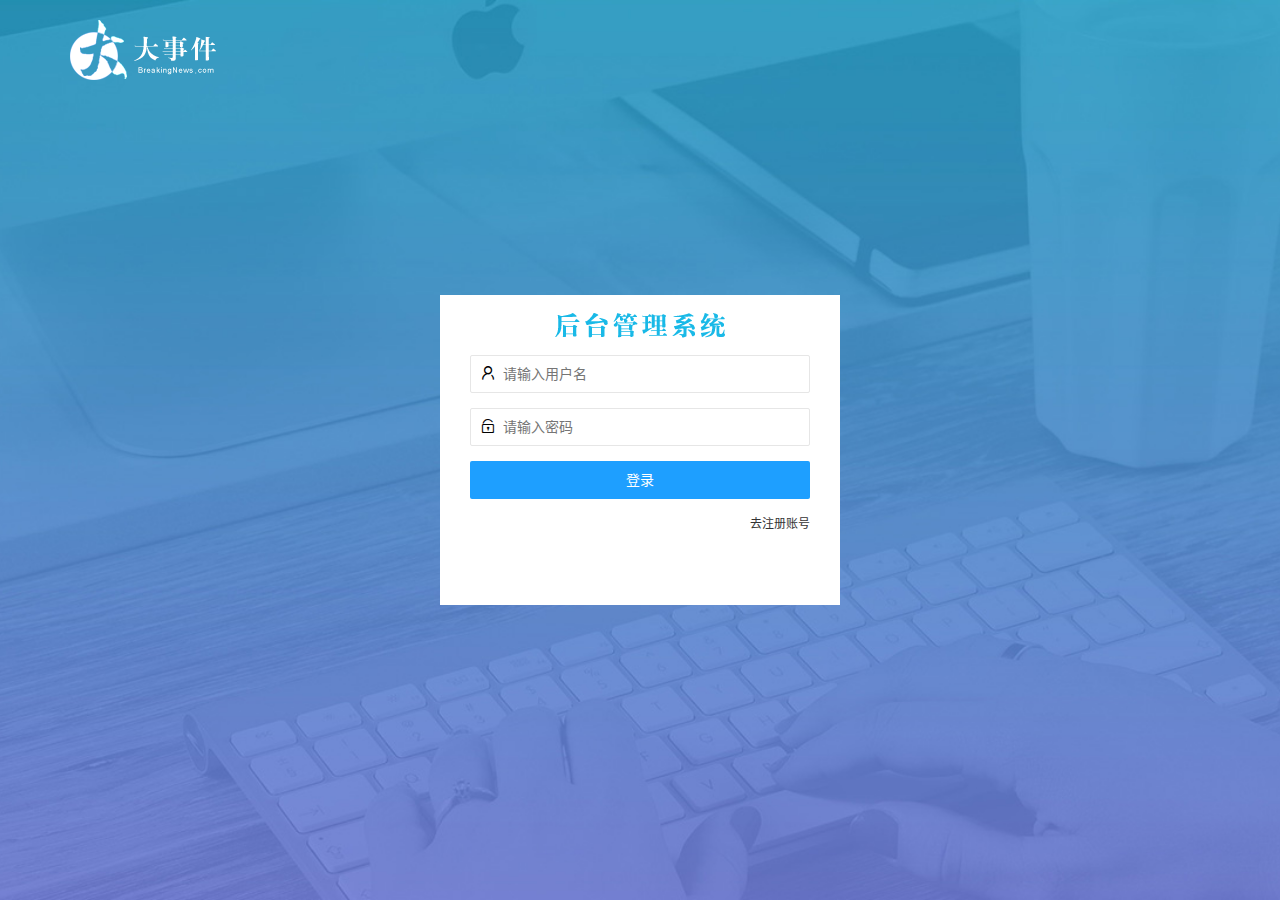
<file: login.html>
<!DOCTYPE html>
<html lang="zh-CN">

<head>
    <meta charset="UTF-8" />
    <meta name="viewport" content="width=device-width, initial-scale=1.0" />
    <title>大事件 登录/注册</title>
    <link rel="stylesheet" href="/assets/lib/layui/css/layui.css" />
    <link rel="stylesheet" href="/assets/css/login.css" />
</head>

<body>
    <!-- 头部logo -->
    <div class="layui-main">
        <img class="logoimg" src="/assets/images/logo.png" alt="" />
    </div>

    <!-- 登录区域 -->
    <div class="loginAndRegBox">
        <!-- 标签部分 -->
        <div class="title-box"></div>

        <!-- 登录的div -->
        <div class="login-box">
            <form class="layui-form" id="form_login">
                <!-- 用户名 -->
                <div class="layui-form-item">
                    <i class="layui-icon layui-icon-username"></i>
                    <input type="text" name="username" required lay-verify="required" placeholder="请输入用户名"
                        autocomplete="off" class="layui-input" />
                </div>
                <!-- 密码 -->
                <div class="layui-form-item">
                    <i class="layui-icon layui-icon-password"></i>
                    <input type="password" name="password" required lay-verify="required|pwd" placeholder="请输入密码"
                        autocomplete="off" class="layui-input" />
                </div>
                <!-- 登录按钮 -->
                <div class="layui-form-item">
                    <!-- 注意：表单提交按钮和普通按钮的区别，就是 lay-submit 属性 -->
                    <button class="layui-btn layui-btn-fluid layui-btn-normal" lay-submit>
                        登录
                    </button>
                </div>
                <div class="layui-form-item links">
                    <a href="javascript:;" id="link_reg">去注册账号</a>
                </div>
            </form>
        </div>

        <!-- 注册的div -->
        <div class="reg-box">
            <form class="layui-form" id="form_reg">
                <!-- 用户名 -->
                <div class="layui-form-item">
                    <i class="layui-icon layui-icon-username"></i>
                    <input type="text" name="username" required lay-verify="required" placeholder="请输入用户名"
                        autocomplete="off" class="layui-input" />
                </div>
                <!-- 密码 -->
                <div class="layui-form-item">
                    <i class="layui-icon layui-icon-password"></i>
                    <input type="password" name="password" required lay-verify="required|pwd" placeholder="请输入密码"
                        autocomplete="off" class="layui-input" />
                </div>
                <!-- 确认密码 -->
                <div class="layui-form-item">
                    <i class="layui-icon layui-icon-password"></i>
                    <input type="password" name="repassword" required lay-verify="required|pwd|repwd" placeholder="确认密码"
                        autocomplete="off" class="layui-input" />
                </div>
                <!-- 登录按钮 -->
                <div class="layui-form-item">
                    <!-- 注意：表单提交按钮和普通按钮的区别，就是 lay-submit 属性 -->
                    <button class="layui-btn layui-btn-fluid layui-btn-normal" lay-submit>
                        注册
                    </button>
                </div>
                <div class="layui-form-item links">
                    <a href="javascript:;" id="link_login">去登录</a>
                </div>
            </form>
        </div>
    </div>

    <!-- 倒入Layui的js文件 -->
    <script src="/assets/lib/layui/layui.all.js"></script>

    <!-- 导入jQuery -->
    <script src="/assets/lib/jquery.js"></script>

    <!-- 导入公共base.js -->
    <script src="/assets/js/baseApi.js"></script>

    <!-- 导入自己的js -->
    <script src="/assets/js/login.js"></script>
</body>

</html>
</file>
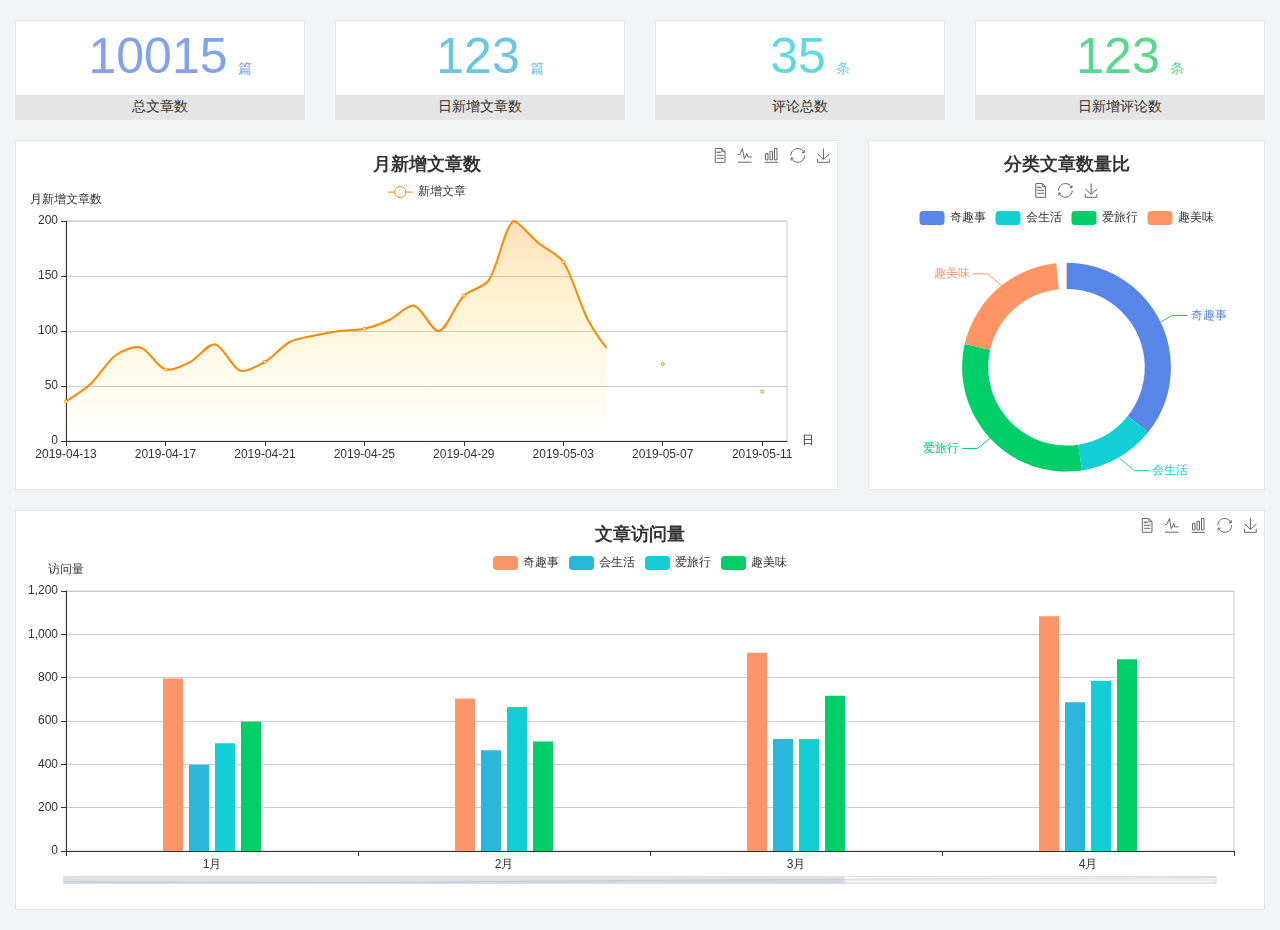
<file: home/dashboard.html>
<!DOCTYPE html>
<html lang="en">

<head>
  <meta charset="UTF-8">
  <meta name="viewport" content="width=device-width, initial-scale=1.0">
  <meta http-equiv="X-UA-Compatible" content="ie=edge">
  <title>图表统计</title>
  <link rel="stylesheet" href="../../assets/lib/bootstrap.css" />
  <link rel="stylesheet" href="../../assets/lib/main.css" />
  <script src="../../assets/lib/jquery.js"></script>
  <script type="text/javascript" src="../../assets/lib/echarts.min.js"></script>
</head>

<body>
  <div class="container-fluid">
    <div class="row spannel_list">
      <div class="col-sm-3 col-xs-6">
        <div class="spannel">
          <em>10015</em><span>篇</span>
          <b>总文章数</b>
        </div>
      </div>
      <div class="col-sm-3 col-xs-6">
        <div class="spannel scolor01">
          <em>123</em><span>篇</span>
          <b>日新增文章数</b>
        </div>
      </div>
      <div class="col-sm-3 col-xs-6">
        <div class="spannel scolor02">
          <em>35</em><span>条</span>
          <b>评论总数</b>
        </div>
      </div>
      <div class="col-sm-3 col-xs-6">
        <div class="spannel scolor03">
          <em>123</em><span>条</span>
          <b>日新增评论数</b>
        </div>
      </div>
    </div>
  </div>

  <div class="container-fluid">
    <div class="row curve-pie">
      <div class="col-lg-8 col-md-8">
        <div class="gragh_pannel" id="curve_show"></div>
      </div>
      <div class="col-lg-4 col-md-4">
        <div class="gragh_pannel" id="pie_show"></div>
      </div>
    </div>
  </div>

  <div class="container-fluid">
    <div class="column_pannel" id="column_show"></div>
  </div>

  <script>
    var oChart = echarts.init(document.getElementById('curve_show'));
    var aList_all = [
      { 'count': 36, 'date': '2019-04-13' },
      { 'count': 52, 'date': '2019-04-14' },
      { 'count': 78, 'date': '2019-04-15' },
      { 'count': 85, 'date': '2019-04-16' },
      { 'count': 65, 'date': '2019-04-17' },
      { 'count': 72, 'date': '2019-04-18' },
      { 'count': 88, 'date': '2019-04-19' },
      { 'count': 64, 'date': '2019-04-20' },
      { 'count': 72, 'date': '2019-04-21' },
      { 'count': 90, 'date': '2019-04-22' },
      { 'count': 96, 'date': '2019-04-23' },
      { 'count': 100, 'date': '2019-04-24' },
      { 'count': 102, 'date': '2019-04-25' },
      { 'count': 110, 'date': '2019-04-26' },
      { 'count': 123, 'date': '2019-04-27' },
      { 'count': 100, 'date': '2019-04-28' },
      { 'count': 132, 'date': '2019-04-29' },
      { 'count': 146, 'date': '2019-04-30' },
      { 'count': 200, 'date': '2019-05-01' },
      { 'count': 180, 'date': '2019-05-02' },
      { 'count': 163, 'date': '2019-05-03' },
      { 'count': 110, 'date': '2019-05-04' },
      { 'count': 80, 'date': '2019-05-05' },
      { 'count': 82, 'date': '2019-05-06' },
      { 'count': 70, 'date': '2019-05-07' },
      { 'count': 65, 'date': '2019-05-08' },
      { 'count': 54, 'date': '2019-05-09' },
      { 'count': 40, 'date': '2019-05-10' },
      { 'count': 45, 'date': '2019-05-11' },
      { 'count': 38, 'date': '2019-05-12' },
    ];

    let aCount = [];
    let aDate = [];

    for (var i = 0; i < aList_all.length; i++) {
      aCount.push(aList_all[i].count);
      aDate.push(aList_all[i].date);
    }

    var chartopt = {
      title: {
        text: '月新增文章数',
        left: 'center',
        top: '10'
      },
      tooltip: {
        trigger: 'axis'
      },
      legend: {
        data: ['新增文章'],
        top: '40'
      },
      toolbox: {
        show: true,
        feature: {
          mark: { show: true },
          dataView: { show: true, readOnly: false },
          magicType: { show: true, type: ['line', 'bar'] },
          restore: { show: true },
          saveAsImage: { show: true }
        }
      },
      calculable: true,
      xAxis: [
        {
          name: '日',
          type: 'category',
          boundaryGap: false,
          data: aDate
        }
      ],
      yAxis: [
        {
          name: '月新增文章数',
          type: 'value'
        }
      ],
      series: [
        {
          name: '新增文章',
          type: 'line',
          smooth: true,
          itemStyle: { normal: { areaStyle: { type: 'default' }, color: '#f80' }, lineStyle: { color: '#f80' } },
          data: aCount
        }],
      areaStyle: {
        normal: {
          color: new echarts.graphic.LinearGradient(0, 0, 0, 1, [{
            offset: 0,
            color: 'rgba(255,136,0,0.39)'
          }, {
            offset: .34,
            color: 'rgba(255,180,0,0.25)'
          }, {
            offset: 1,
            color: 'rgba(255,222,0,0.00)'
          }])

        }
      },
      grid: {
        show: true,
        x: 50,
        x2: 50,
        y: 80,
        height: 220
      }
    };

    oChart.setOption(chartopt);


    var oPie = echarts.init(document.getElementById('pie_show'));
    var oPieopt =
    {
      title: {
        top: 10,
        text: '分类文章数量比',
        x: 'center'
      },
      tooltip: {
        trigger: 'item',
        formatter: "{a} <br/>{b} : {c} ({d}%)"
      },
      color: ['#5885e8', '#13cfd5', '#00ce68', '#ff9565'],
      legend: {
        x: 'center',
        top: 65,
        data: ['奇趣事', '会生活', '爱旅行', '趣美味']
      },
      toolbox: {
        show: true,
        x: 'center',
        top: 35,
        feature: {
          mark: { show: true },
          dataView: { show: true, readOnly: false },
          magicType: {
            show: true,
            type: ['pie', 'funnel'],
            option: {
              funnel: {
                x: '25%',
                width: '50%',
                funnelAlign: 'left',
                max: 1548
              }
            }
          },
          restore: { show: true },
          saveAsImage: { show: true }
        }
      },
      calculable: true,
      series: [
        {
          name: '访问来源',
          type: 'pie',
          radius: ['45%', '60%'],
          center: ['50%', '65%'],
          data: [
            { value: 300, name: '奇趣事' },
            { value: 100, name: '会生活' },
            { value: 260, name: '爱旅行' },
            { value: 180, name: '趣美味' }
          ]
        }
      ]
    };
    oPie.setOption(oPieopt);



    var oColumn = this.echarts.init(document.getElementById('column_show'));
    var oColumnopt =
    {
      title: {
        text: '文章访问量',
        left: 'center',
        top: '10'
      },
      tooltip: {
        trigger: 'axis'
      },
      legend: {
        data: ['奇趣事', '会生活', '爱旅行', '趣美味'],
        top: '40'
      },
      toolbox: {
        show: true,
        feature: {
          mark: { show: true },
          dataView: { show: true, readOnly: false },
          magicType: { show: true, type: ['line', 'bar'] },
          restore: { show: true },
          saveAsImage: { show: true }
        }
      },
      calculable: true,
      xAxis: [
        {
          type: 'category',
          data: ['1月', '2月', '3月', '4月', '5月']
        }
      ],
      yAxis: [
        {
          name: '访问量',
          type: 'value'
        }
      ],
      series: [
        {
          name: '奇趣事',
          type: 'bar',
          barWidth: 20,
          itemStyle: {
            normal: { areaStyle: { type: 'default' }, color: '#fd956a' }
          },
          data: [800, 708, 920, 1090, 1200]
        },
        {
          name: '会生活',
          type: 'bar',
          barWidth: 20,
          itemStyle: {
            normal: { areaStyle: { type: 'default' }, color: '#2bb6db' }
          },
          data: [400, 468, 520, 690, 800]
        },
        {
          name: '爱旅行',
          type: 'bar',
          barWidth: 20,
          itemStyle: {
            normal: { areaStyle: { type: 'default' }, color: '#13cfd5' }
          },
          data: [500, 668, 520, 790, 900]
        },
        {
          name: '趣美味',
          type: 'bar',
          barWidth: 20,
          itemStyle: {
            normal: { areaStyle: { type: 'default' }, color: '#00ce68' }
          },
          data: [600, 508, 720, 890, 1000]
        }
      ],
      grid: {
        show: true,
        x: 50,
        x2: 30,
        y: 80,
        height: 260
      },
      dataZoom: [//给x轴设置滚动条
        {
          start: 0,//默认为0
          end: 100 - 1000 / 31,//默认为100
          type: 'slider',
          show: true,
          xAxisIndex: [0],
          handleSize: 0,//滑动条的 左右2个滑动条的大小
          height: 8,//组件高度
          left: 45, //左边的距离
          right: 50,//右边的距离
          bottom: 26,//右边的距离
          handleColor: '#ddd',//h滑动图标的颜色
          handleStyle: {
            borderColor: "#cacaca",
            borderWidth: "1",
            shadowBlur: 2,
            background: "#ddd",
            shadowColor: "#ddd",
          }
        }]
    };
    oColumn.setOption(oColumnopt);
  </script>
</body>

</html>
</file>
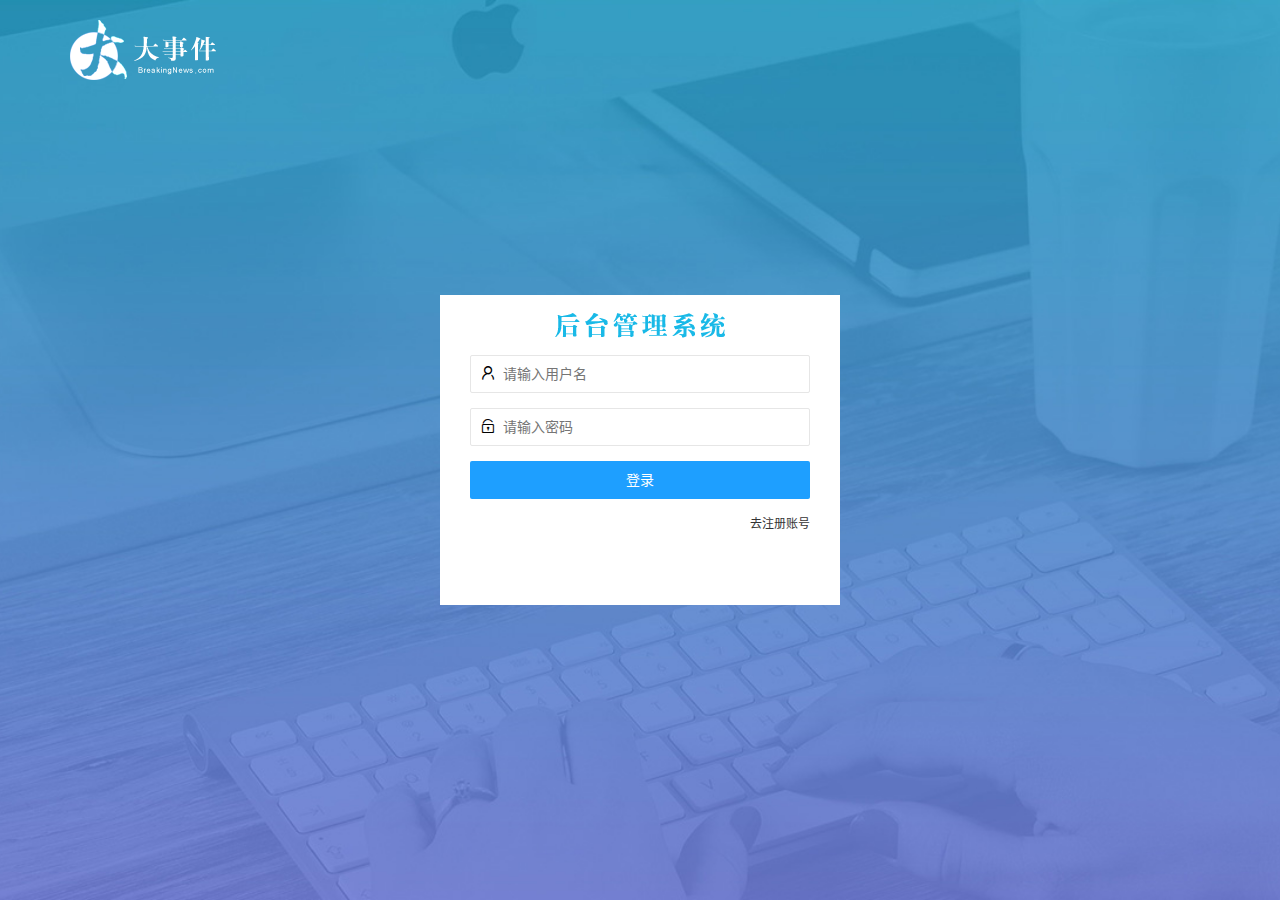
<file: home/login.html>
<!DOCTYPE html>
<html lang="zh-CN">

<head>
    <meta charset="UTF-8" />
    <meta name="viewport" content="width=device-width, initial-scale=1.0" />
    <title>大事件 登录/注册</title>
    <link rel="stylesheet" href="../assets/lib/layui/css/layui.css" />
    <link rel="stylesheet" href="../assets/css/login.css" />
</head>

<body>
    <!-- 头部logo -->
    <div class="layui-main">
        <img class="logoimg" src="../assets/images/logo.png" alt="" />
    </div>

    <!-- 登录区域 -->
    <div class="loginAndRegBox">
        <!-- 标签部分 -->
        <div class="title-box"></div>

        <!-- 登录的div -->
        <div class="login-box">
            <form class="layui-form" id="form_login">
                <!-- 用户名 -->
                <div class="layui-form-item">
                    <i class="layui-icon layui-icon-username"></i>
                    <input type="text" name="username" required lay-verify="required" placeholder="请输入用户名"
                        autocomplete="off" class="layui-input" />
                </div>
                <!-- 密码 -->
                <div class="layui-form-item">
                    <i class="layui-icon layui-icon-password"></i>
                    <input type="password" name="password" required lay-verify="required|pwd" placeholder="请输入密码"
                        autocomplete="off" class="layui-input" />
                </div>
                <!-- 登录按钮 -->
                <div class="layui-form-item">
                    <!-- 注意：表单提交按钮和普通按钮的区别，就是 lay-submit 属性 -->
                    <button class="layui-btn layui-btn-fluid layui-btn-normal" lay-submit>
                        登录
                    </button>
                </div>
                <div class="layui-form-item links">
                    <a href="javascript:;" id="link_reg">去注册账号</a>
                </div>
            </form>
        </div>

        <!-- 注册的div -->
        <div class="reg-box">
            <form class="layui-form" id="form_reg">
                <!-- 用户名 -->
                <div class="layui-form-item">
                    <i class="layui-icon layui-icon-username"></i>
                    <input type="text" name="username" required lay-verify="required" placeholder="请输入用户名"
                        autocomplete="off" class="layui-input" />
                </div>
                <!-- 密码 -->
                <div class="layui-form-item">
                    <i class="layui-icon layui-icon-password"></i>
                    <input type="password" name="password" required lay-verify="required|pwd" placeholder="请输入密码"
                        autocomplete="off" class="layui-input" />
                </div>
                <!-- 确认密码 -->
                <div class="layui-form-item">
                    <i class="layui-icon layui-icon-password"></i>
                    <input type="password" name="repassword" required lay-verify="required|pwd|repwd" placeholder="确认密码"
                        autocomplete="off" class="layui-input" />
                </div>
                <!-- 登录按钮 -->
                <div class="layui-form-item">
                    <!-- 注意：表单提交按钮和普通按钮的区别，就是 lay-submit 属性 -->
                    <button class="layui-btn layui-btn-fluid layui-btn-normal" lay-submit>
                        注册
                    </button>
                </div>
                <div class="layui-form-item links">
                    <a href="javascript:;" id="link_login">去登录</a>
                </div>
            </form>
        </div>
    </div>

    <!-- 倒入Layui的js文件 -->
    <script src="../assets/lib/layui/layui.all.js"></script>

    <!-- 导入jQuery -->
    <script src="../assets/lib/jquery.js"></script>

    <!-- 导入公共base.js -->
    <script src="../assets/js/baseApi.js"></script>

    <!-- 导入自己的js -->
    <script src="../assets/js/login.js"></script>
</body>

</html>
</file>
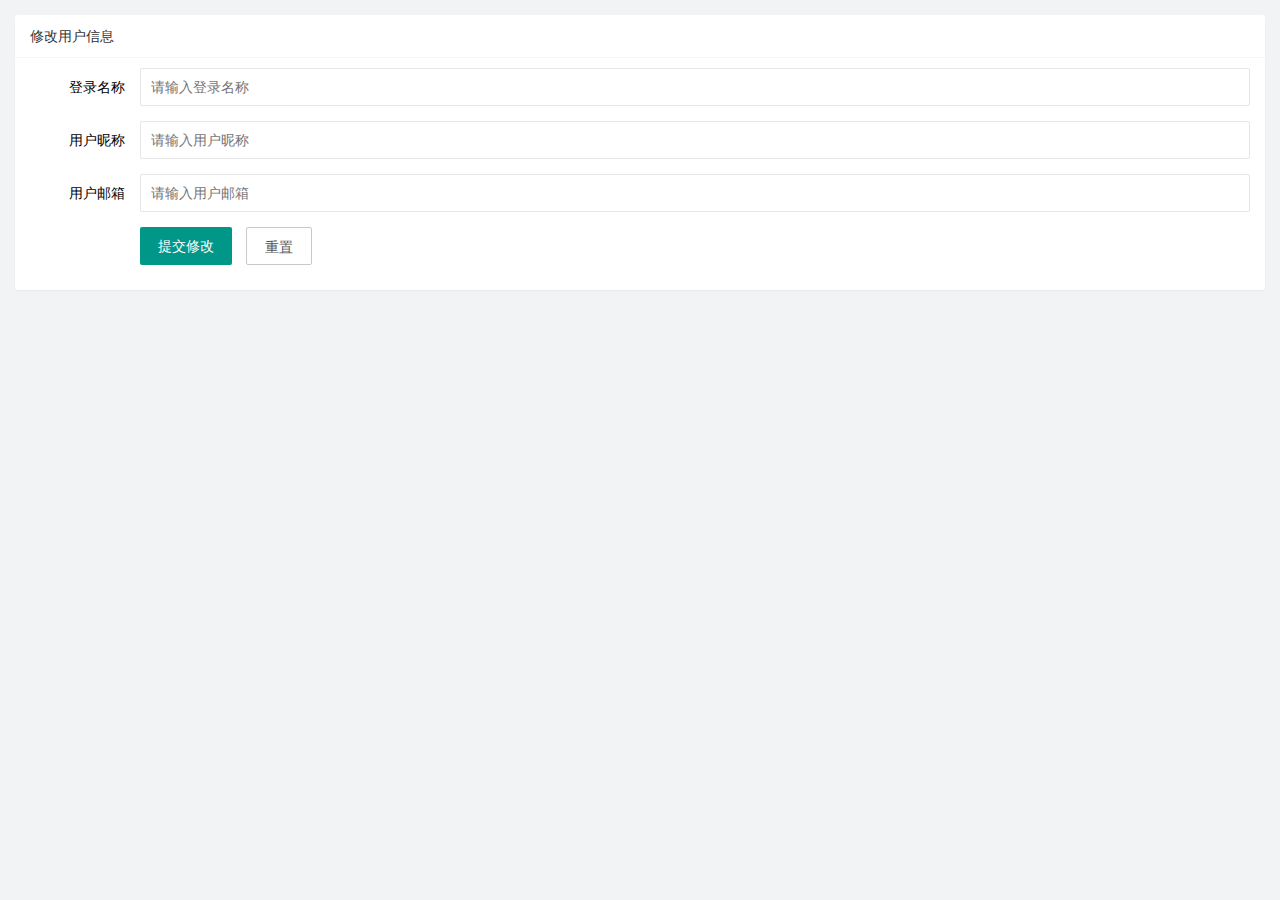
<file: user/user_info.html>
<!DOCTYPE html>
<html lang="en">

<head>
    <meta charset="UTF-8" />
    <meta name="viewport" content="width=device-width, initial-scale=1.0" />
    <title>Document</title>
    <!-- 导入 layui 的样式 -->
    <link rel="stylesheet" href="/assets/lib/layui/css/layui.css" />
    <!-- 导入自己的样式 -->
    <link rel="stylesheet" href="/assets/css/user/user_info.css" />
</head>

<body>
    <!-- 卡片区域 -->
    <div class="layui-card">
        <div class="layui-card-header">修改用户信息</div>
        <div class="layui-card-body">
            <!-- form 表单区域 -->
            <form class="layui-form" action="" lay-filter="formUserInfo">


                <input type="hidden" name="id" value="" />
                <div class="layui-form-item">
                    <label class="layui-form-label">登录名称</label>
                    <div class="layui-input-block">
                        <input type="text" name="username" required lay-verify="required" placeholder="请输入登录名称"
                            autocomplete="off" class="layui-input" readonly />
                    </div>
                </div>
                <div class="layui-form-item">
                    <label class="layui-form-label">用户昵称</label>
                    <div class="layui-input-block">
                        <input type="text" name="nickname" required lay-verify="required|nickname" placeholder="请输入用户昵称"
                            autocomplete="off" class="layui-input" />
                    </div>
                </div>
                <div class="layui-form-item">
                    <label class="layui-form-label">用户邮箱</label>
                    <div class="layui-input-block">
                        <input type="text" name="email" required lay-verify="required|email" placeholder="请输入用户邮箱"
                            autocomplete="off" class="layui-input" />
                    </div>
                </div>
                <div class="layui-form-item">
                    <div class="layui-input-block">
                        <button class="layui-btn" lay-submit lay-filter="formDemo">提交修改</button>
                        <button type="reset" class="layui-btn layui-btn-primary">重置</button>
                    </div>
                </div>
        </div>
        </form>
    </div>
    <script src="/assets/lib/layui/layui.all.js"></script>
    <script src="/assets/lib/jquery.js"></script>
    <script src="/assets/js/baseApi.js"></script>
    <script src="/assets/js/user/user_info.js"></script>
</body>

</html>
</file>
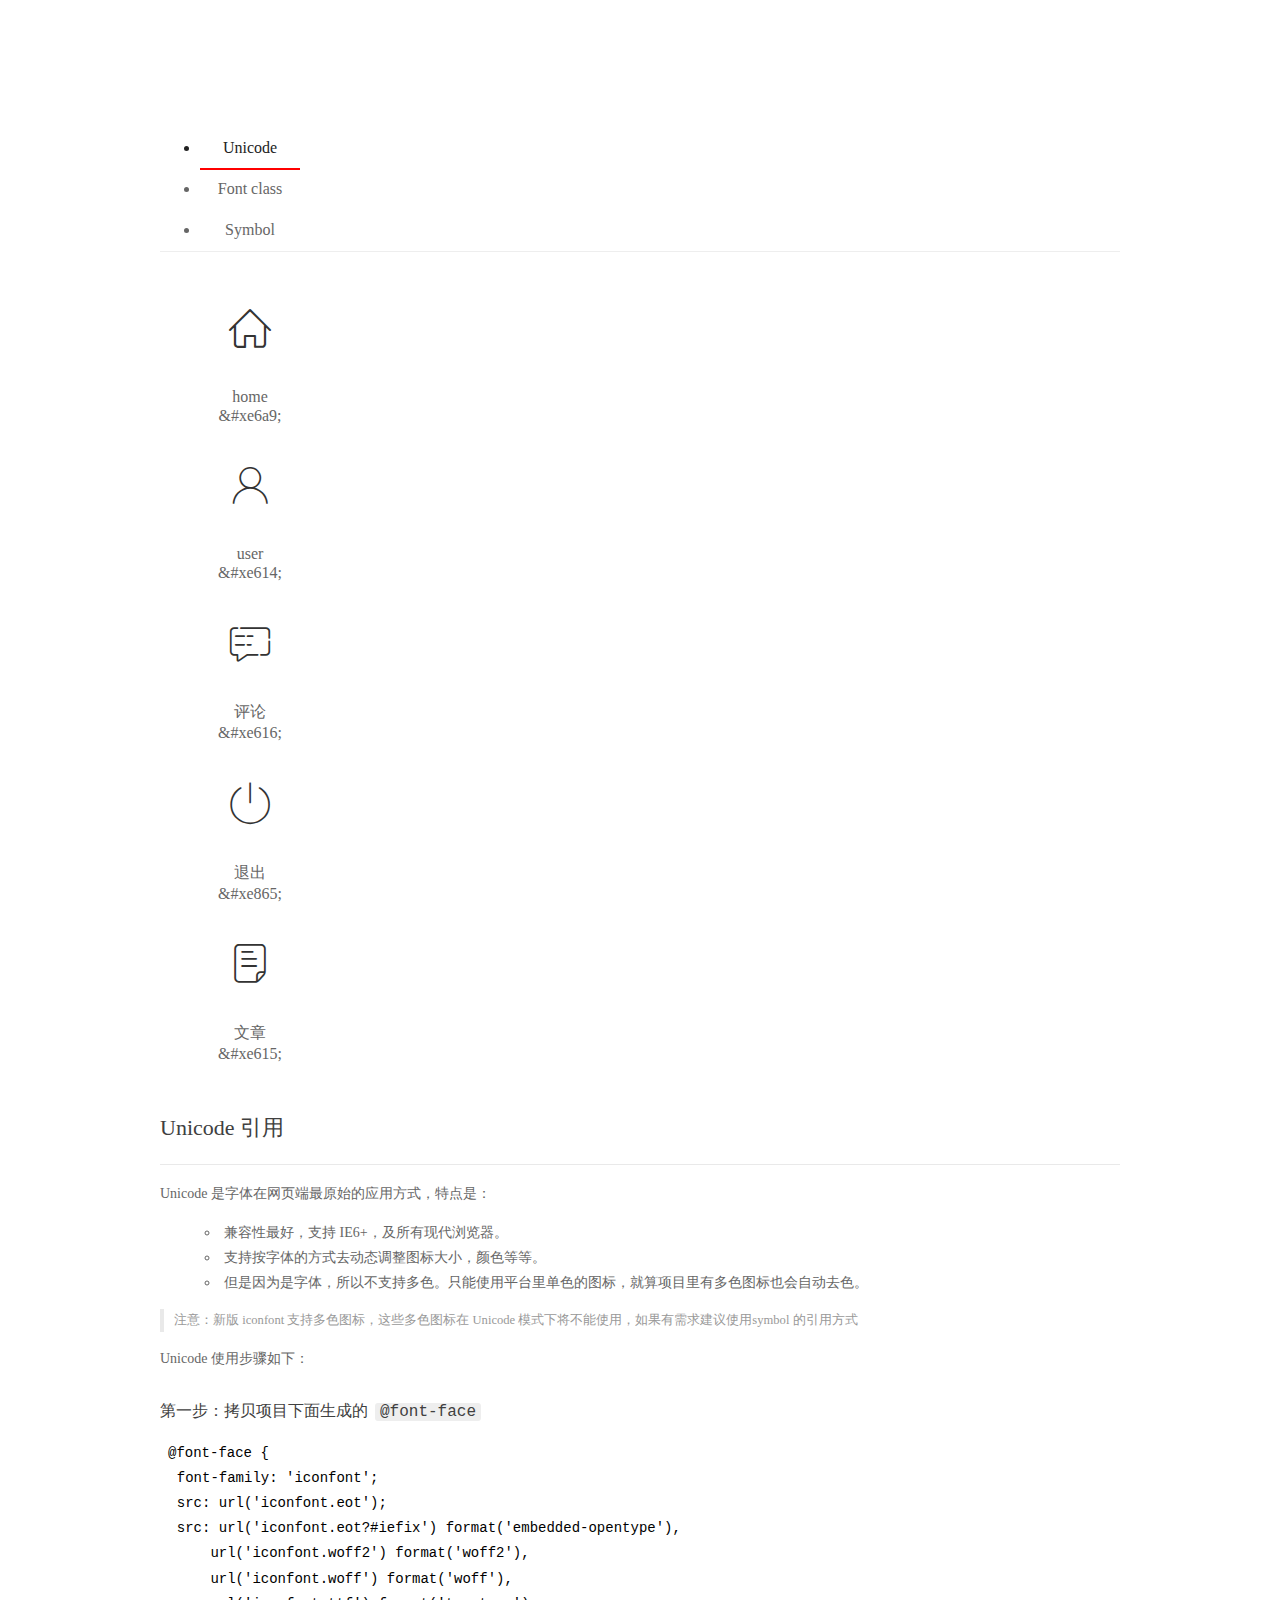
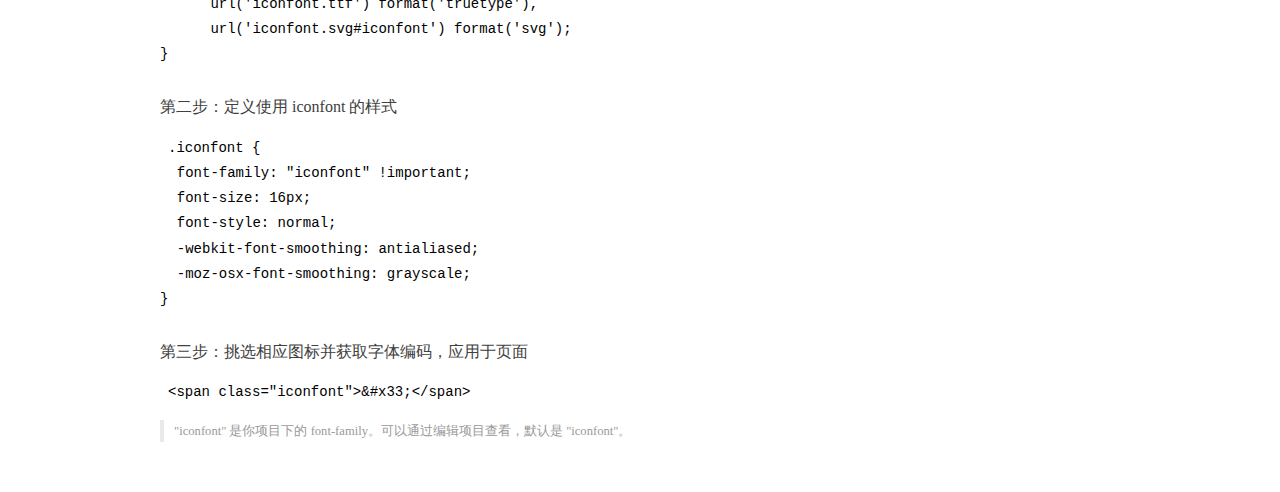
<file: assets/fonts/demo_index.html>
<!DOCTYPE html>
<html>
<head>
  <meta charset="utf-8"/>
  <title>IconFont Demo</title>
  <link rel="shortcut icon" href="https://gtms04.alicdn.com/tps/i4/TB1_oz6GVXXXXaFXpXXJDFnIXXX-64-64.ico" type="image/x-icon"/>
  <link rel="stylesheet" href="https://g.alicdn.com/thx/cube/1.3.2/cube.min.css">
  <link rel="stylesheet" href="demo.css">
  <link rel="stylesheet" href="iconfont.css">
  <script src="iconfont.js"></script>
  <!-- jQuery -->
  <script src="https://a1.alicdn.com/oss/uploads/2018/12/26/7bfddb60-08e8-11e9-9b04-53e73bb6408b.js"></script>
  <!-- 代码高亮 -->
  <script src="https://a1.alicdn.com/oss/uploads/2018/12/26/a3f714d0-08e6-11e9-8a15-ebf944d7534c.js"></script>
</head>
<body>
  <div class="main">
    <h1 class="logo"><a href="https://www.iconfont.cn/" title="iconfont 首页" target="_blank">&#xe86b;</a></h1>
    <div class="nav-tabs">
      <ul id="tabs" class="dib-box">
        <li class="dib active"><span>Unicode</span></li>
        <li class="dib"><span>Font class</span></li>
        <li class="dib"><span>Symbol</span></li>
      </ul>
      
    </div>
    <div class="tab-container">
      <div class="content unicode" style="display: block;">
          <ul class="icon_lists dib-box">
          
            <li class="dib">
              <span class="icon iconfont">&#xe6a9;</span>
                <div class="name">home</div>
                <div class="code-name">&amp;#xe6a9;</div>
              </li>
          
            <li class="dib">
              <span class="icon iconfont">&#xe614;</span>
                <div class="name">user</div>
                <div class="code-name">&amp;#xe614;</div>
              </li>
          
            <li class="dib">
              <span class="icon iconfont">&#xe616;</span>
                <div class="name">评论</div>
                <div class="code-name">&amp;#xe616;</div>
              </li>
          
            <li class="dib">
              <span class="icon iconfont">&#xe865;</span>
                <div class="name">退出</div>
                <div class="code-name">&amp;#xe865;</div>
              </li>
          
            <li class="dib">
              <span class="icon iconfont">&#xe615;</span>
                <div class="name">文章</div>
                <div class="code-name">&amp;#xe615;</div>
              </li>
          
          </ul>
          <div class="article markdown">
          <h2 id="unicode-">Unicode 引用</h2>
          <hr>

          <p>Unicode 是字体在网页端最原始的应用方式，特点是：</p>
          <ul>
            <li>兼容性最好，支持 IE6+，及所有现代浏览器。</li>
            <li>支持按字体的方式去动态调整图标大小，颜色等等。</li>
            <li>但是因为是字体，所以不支持多色。只能使用平台里单色的图标，就算项目里有多色图标也会自动去色。</li>
          </ul>
          <blockquote>
            <p>注意：新版 iconfont 支持多色图标，这些多色图标在 Unicode 模式下将不能使用，如果有需求建议使用symbol 的引用方式</p>
          </blockquote>
          <p>Unicode 使用步骤如下：</p>
          <h3 id="-font-face">第一步：拷贝项目下面生成的 <code>@font-face</code></h3>
<pre><code class="language-css"
>@font-face {
  font-family: 'iconfont';
  src: url('iconfont.eot');
  src: url('iconfont.eot?#iefix') format('embedded-opentype'),
      url('iconfont.woff2') format('woff2'),
      url('iconfont.woff') format('woff'),
      url('iconfont.ttf') format('truetype'),
      url('iconfont.svg#iconfont') format('svg');
}
</code></pre>
          <h3 id="-iconfont-">第二步：定义使用 iconfont 的样式</h3>
<pre><code class="language-css"
>.iconfont {
  font-family: "iconfont" !important;
  font-size: 16px;
  font-style: normal;
  -webkit-font-smoothing: antialiased;
  -moz-osx-font-smoothing: grayscale;
}
</code></pre>
          <h3 id="-">第三步：挑选相应图标并获取字体编码，应用于页面</h3>
<pre>
<code class="language-html"
>&lt;span class="iconfont"&gt;&amp;#x33;&lt;/span&gt;
</code></pre>
          <blockquote>
            <p>"iconfont" 是你项目下的 font-family。可以通过编辑项目查看，默认是 "iconfont"。</p>
          </blockquote>
          </div>
      </div>
      <div class="content font-class">
        <ul class="icon_lists dib-box">
          
          <li class="dib">
            <span class="icon iconfont icon-home"></span>
            <div class="name">
              home
            </div>
            <div class="code-name">.icon-home
            </div>
          </li>
          
          <li class="dib">
            <span class="icon iconfont icon-user"></span>
            <div class="name">
              user
            </div>
            <div class="code-name">.icon-user
            </div>
          </li>
          
          <li class="dib">
            <span class="icon iconfont icon-pinglun"></span>
            <div class="name">
              评论
            </div>
            <div class="code-name">.icon-pinglun
            </div>
          </li>
          
          <li class="dib">
            <span class="icon iconfont icon-tuichu"></span>
            <div class="name">
              退出
            </div>
            <div class="code-name">.icon-tuichu
            </div>
          </li>
          
          <li class="dib">
            <span class="icon iconfont icon-16"></span>
            <div class="name">
              文章
            </div>
            <div class="code-name">.icon-16
            </div>
          </li>
          
        </ul>
        <div class="article markdown">
        <h2 id="font-class-">font-class 引用</h2>
        <hr>

        <p>font-class 是 Unicode 使用方式的一种变种，主要是解决 Unicode 书写不直观，语意不明确的问题。</p>
        <p>与 Unicode 使用方式相比，具有如下特点：</p>
        <ul>
          <li>兼容性良好，支持 IE8+，及所有现代浏览器。</li>
          <li>相比于 Unicode 语意明确，书写更直观。可以很容易分辨这个 icon 是什么。</li>
          <li>因为使用 class 来定义图标，所以当要替换图标时，只需要修改 class 里面的 Unicode 引用。</li>
          <li>不过因为本质上还是使用的字体，所以多色图标还是不支持的。</li>
        </ul>
        <p>使用步骤如下：</p>
        <h3 id="-fontclass-">第一步：引入项目下面生成的 fontclass 代码：</h3>
<pre><code class="language-html">&lt;link rel="stylesheet" href="./iconfont.css"&gt;
</code></pre>
        <h3 id="-">第二步：挑选相应图标并获取类名，应用于页面：</h3>
<pre><code class="language-html">&lt;span class="iconfont icon-xxx"&gt;&lt;/span&gt;
</code></pre>
        <blockquote>
          <p>"
            iconfont" 是你项目下的 font-family。可以通过编辑项目查看，默认是 "iconfont"。</p>
        </blockquote>
      </div>
      </div>
      <div class="content symbol">
          <ul class="icon_lists dib-box">
          
            <li class="dib">
                <svg class="icon svg-icon" aria-hidden="true">
                  <use xlink:href="#icon-home"></use>
                </svg>
                <div class="name">home</div>
                <div class="code-name">#icon-home</div>
            </li>
          
            <li class="dib">
                <svg class="icon svg-icon" aria-hidden="true">
                  <use xlink:href="#icon-user"></use>
                </svg>
                <div class="name">user</div>
                <div class="code-name">#icon-user</div>
            </li>
          
            <li class="dib">
                <svg class="icon svg-icon" aria-hidden="true">
                  <use xlink:href="#icon-pinglun"></use>
                </svg>
                <div class="name">评论</div>
                <div class="code-name">#icon-pinglun</div>
            </li>
          
            <li class="dib">
                <svg class="icon svg-icon" aria-hidden="true">
                  <use xlink:href="#icon-tuichu"></use>
                </svg>
                <div class="name">退出</div>
                <div class="code-name">#icon-tuichu</div>
            </li>
          
            <li class="dib">
                <svg class="icon svg-icon" aria-hidden="true">
                  <use xlink:href="#icon-16"></use>
                </svg>
                <div class="name">文章</div>
                <div class="code-name">#icon-16</div>
            </li>
          
          </ul>
          <div class="article markdown">
          <h2 id="symbol-">Symbol 引用</h2>
          <hr>

          <p>这是一种全新的使用方式，应该说这才是未来的主流，也是平台目前推荐的用法。相关介绍可以参考这篇<a href="">文章</a>
            这种用法其实是做了一个 SVG 的集合，与另外两种相比具有如下特点：</p>
          <ul>
            <li>支持多色图标了，不再受单色限制。</li>
            <li>通过一些技巧，支持像字体那样，通过 <code>font-size</code>, <code>color</code> 来调整样式。</li>
            <li>兼容性较差，支持 IE9+，及现代浏览器。</li>
            <li>浏览器渲染 SVG 的性能一般，还不如 png。</li>
          </ul>
          <p>使用步骤如下：</p>
          <h3 id="-symbol-">第一步：引入项目下面生成的 symbol 代码：</h3>
<pre><code class="language-html">&lt;script src="./iconfont.js"&gt;&lt;/script&gt;
</code></pre>
          <h3 id="-css-">第二步：加入通用 CSS 代码（引入一次就行）：</h3>
<pre><code class="language-html">&lt;style&gt;
.icon {
  width: 1em;
  height: 1em;
  vertical-align: -0.15em;
  fill: currentColor;
  overflow: hidden;
}
&lt;/style&gt;
</code></pre>
          <h3 id="-">第三步：挑选相应图标并获取类名，应用于页面：</h3>
<pre><code class="language-html">&lt;svg class="icon" aria-hidden="true"&gt;
  &lt;use xlink:href="#icon-xxx"&gt;&lt;/use&gt;
&lt;/svg&gt;
</code></pre>
          </div>
      </div>

    </div>
  </div>
  <script>
  $(document).ready(function () {
      $('.tab-container .content:first').show()

      $('#tabs li').click(function (e) {
        var tabContent = $('.tab-container .content')
        var index = $(this).index()

        if ($(this).hasClass('active')) {
          return
        } else {
          $('#tabs li').removeClass('active')
          $(this).addClass('active')

          tabContent.hide().eq(index).fadeIn()
        }
      })
    })
  </script>
</body>
</html>
</file>
<file: assets/lib/layui/css/layui.css>
/** layui-v2.5.5 MIT License By https://www.layui.com */
 .layui-inline,img{display:inline-block;vertical-align:middle}h1,h2,h3,h4,h5,h6{font-weight:400}.layui-edge,.layui-header,.layui-inline,.layui-main{position:relative}.layui-body,.layui-edge,.layui-elip{overflow:hidden}.layui-btn,.layui-edge,.layui-inline,img{vertical-align:middle}.layui-btn,.layui-disabled,.layui-icon,.layui-unselect{-moz-user-select:none;-webkit-user-select:none;-ms-user-select:none}.layui-elip,.layui-form-checkbox span,.layui-form-pane .layui-form-label{text-overflow:ellipsis;white-space:nowrap}.layui-breadcrumb,.layui-tree-btnGroup{visibility:hidden}blockquote,body,button,dd,div,dl,dt,form,h1,h2,h3,h4,h5,h6,input,li,ol,p,pre,td,textarea,th,ul{margin:0;padding:0;-webkit-tap-highlight-color:rgba(0,0,0,0)}a:active,a:hover{outline:0}img{border:none}li{list-style:none}table{border-collapse:collapse;border-spacing:0}h4,h5,h6{font-size:100%}button,input,optgroup,option,select,textarea{font-family:inherit;font-size:inherit;font-style:inherit;font-weight:inherit;outline:0}pre{white-space:pre-wrap;white-space:-moz-pre-wrap;white-space:-pre-wrap;white-space:-o-pre-wrap;word-wrap:break-word}body{line-height:24px;font:14px Helvetica Neue,Helvetica,PingFang SC,Tahoma,Arial,sans-serif}hr{height:1px;margin:10px 0;border:0;clear:both}a{color:#333;text-decoration:none}a:hover{color:#777}a cite{font-style:normal;*cursor:pointer}.layui-border-box,.layui-border-box *{box-sizing:border-box}.layui-box,.layui-box *{box-sizing:content-box}.layui-clear{clear:both;*zoom:1}.layui-clear:after{content:'\20';clear:both;*zoom:1;display:block;height:0}.layui-inline{*display:inline;*zoom:1}.layui-edge{display:inline-block;width:0;height:0;border-width:6px;border-style:dashed;border-color:transparent}.layui-edge-top{top:-4px;border-bottom-color:#999;border-bottom-style:solid}.layui-edge-right{border-left-color:#999;border-left-style:solid}.layui-edge-bottom{top:2px;border-top-color:#999;border-top-style:solid}.layui-edge-left{border-right-color:#999;border-right-style:solid}.layui-disabled,.layui-disabled:hover{color:#d2d2d2!important;cursor:not-allowed!important}.layui-circle{border-radius:100%}.layui-show{display:block!important}.layui-hide{display:none!important}@font-face{font-family:layui-icon;src:url(../font/iconfont.eot?v=250);src:url(../font/iconfont.eot?v=250#iefix) format('embedded-opentype'),url(../font/iconfont.woff2?v=250) format('woff2'),url(../font/iconfont.woff?v=250) format('woff'),url(../font/iconfont.ttf?v=250) format('truetype'),url(../font/iconfont.svg?v=250#layui-icon) format('svg')}.layui-icon{font-family:layui-icon!important;font-size:16px;font-style:normal;-webkit-font-smoothing:antialiased;-moz-osx-font-smoothing:grayscale}.layui-icon-reply-fill:before{content:"\e611"}.layui-icon-set-fill:before{content:"\e614"}.layui-icon-menu-fill:before{content:"\e60f"}.layui-icon-search:before{content:"\e615"}.layui-icon-share:before{content:"\e641"}.layui-icon-set-sm:before{content:"\e620"}.layui-icon-engine:before{content:"\e628"}.layui-icon-close:before{content:"\1006"}.layui-icon-close-fill:before{content:"\1007"}.layui-icon-chart-screen:before{content:"\e629"}.layui-icon-star:before{content:"\e600"}.layui-icon-circle-dot:before{content:"\e617"}.layui-icon-chat:before{content:"\e606"}.layui-icon-release:before{content:"\e609"}.layui-icon-list:before{content:"\e60a"}.layui-icon-chart:before{content:"\e62c"}.layui-icon-ok-circle:before{content:"\1005"}.layui-icon-layim-theme:before{content:"\e61b"}.layui-icon-table:before{content:"\e62d"}.layui-icon-right:before{content:"\e602"}.layui-icon-left:before{content:"\e603"}.layui-icon-cart-simple:before{content:"\e698"}.layui-icon-face-cry:before{content:"\e69c"}.layui-icon-face-smile:before{content:"\e6af"}.layui-icon-survey:before{content:"\e6b2"}.layui-icon-tree:before{content:"\e62e"}.layui-icon-upload-circle:before{content:"\e62f"}.layui-icon-add-circle:before{content:"\e61f"}.layui-icon-download-circle:before{content:"\e601"}.layui-icon-templeate-1:before{content:"\e630"}.layui-icon-util:before{content:"\e631"}.layui-icon-face-surprised:before{content:"\e664"}.layui-icon-edit:before{content:"\e642"}.layui-icon-speaker:before{content:"\e645"}.layui-icon-down:before{content:"\e61a"}.layui-icon-file:before{content:"\e621"}.layui-icon-layouts:before{content:"\e632"}.layui-icon-rate-half:before{content:"\e6c9"}.layui-icon-add-circle-fine:before{content:"\e608"}.layui-icon-prev-circle:before{content:"\e633"}.layui-icon-read:before{content:"\e705"}.layui-icon-404:before{content:"\e61c"}.layui-icon-carousel:before{content:"\e634"}.layui-icon-help:before{content:"\e607"}.layui-icon-code-circle:before{content:"\e635"}.layui-icon-water:before{content:"\e636"}.layui-icon-username:before{content:"\e66f"}.layui-icon-find-fill:before{content:"\e670"}.layui-icon-about:before{content:"\e60b"}.layui-icon-location:before{content:"\e715"}.layui-icon-up:before{content:"\e619"}.layui-icon-pause:before{content:"\e651"}.layui-icon-date:before{content:"\e637"}.layui-icon-layim-uploadfile:before{content:"\e61d"}.layui-icon-delete:before{content:"\e640"}.layui-icon-play:before{content:"\e652"}.layui-icon-top:before{content:"\e604"}.layui-icon-friends:before{content:"\e612"}.layui-icon-refresh-3:before{content:"\e9aa"}.layui-icon-ok:before{content:"\e605"}.layui-icon-layer:before{content:"\e638"}.layui-icon-face-smile-fine:before{content:"\e60c"}.layui-icon-dollar:before{content:"\e659"}.layui-icon-group:before{content:"\e613"}.layui-icon-layim-download:before{content:"\e61e"}.layui-icon-picture-fine:before{content:"\e60d"}.layui-icon-link:before{content:"\e64c"}.layui-icon-diamond:before{content:"\e735"}.layui-icon-log:before{content:"\e60e"}.layui-icon-rate-solid:before{content:"\e67a"}.layui-icon-fonts-del:before{content:"\e64f"}.layui-icon-unlink:before{content:"\e64d"}.layui-icon-fonts-clear:before{content:"\e639"}.layui-icon-triangle-r:before{content:"\e623"}.layui-icon-circle:before{content:"\e63f"}.layui-icon-radio:before{content:"\e643"}.layui-icon-align-center:before{content:"\e647"}.layui-icon-align-right:before{content:"\e648"}.layui-icon-align-left:before{content:"\e649"}.layui-icon-loading-1:before{content:"\e63e"}.layui-icon-return:before{content:"\e65c"}.layui-icon-fonts-strong:before{content:"\e62b"}.layui-icon-upload:before{content:"\e67c"}.layui-icon-dialogue:before{content:"\e63a"}.layui-icon-video:before{content:"\e6ed"}.layui-icon-headset:before{content:"\e6fc"}.layui-icon-cellphone-fine:before{content:"\e63b"}.layui-icon-add-1:before{content:"\e654"}.layui-icon-face-smile-b:before{content:"\e650"}.layui-icon-fonts-html:before{content:"\e64b"}.layui-icon-form:before{content:"\e63c"}.layui-icon-cart:before{content:"\e657"}.layui-icon-camera-fill:before{content:"\e65d"}.layui-icon-tabs:before{content:"\e62a"}.layui-icon-fonts-code:before{content:"\e64e"}.layui-icon-fire:before{content:"\e756"}.layui-icon-set:before{content:"\e716"}.layui-icon-fonts-u:before{content:"\e646"}.layui-icon-triangle-d:before{content:"\e625"}.layui-icon-tips:before{content:"\e702"}.layui-icon-picture:before{content:"\e64a"}.layui-icon-more-vertical:before{content:"\e671"}.layui-icon-flag:before{content:"\e66c"}.layui-icon-loading:before{content:"\e63d"}.layui-icon-fonts-i:before{content:"\e644"}.layui-icon-refresh-1:before{content:"\e666"}.layui-icon-rmb:before{content:"\e65e"}.layui-icon-home:before{content:"\e68e"}.layui-icon-user:before{content:"\e770"}.layui-icon-notice:before{content:"\e667"}.layui-icon-login-weibo:before{content:"\e675"}.layui-icon-voice:before{content:"\e688"}.layui-icon-upload-drag:before{content:"\e681"}.layui-icon-login-qq:before{content:"\e676"}.layui-icon-snowflake:before{content:"\e6b1"}.layui-icon-file-b:before{content:"\e655"}.layui-icon-template:before{content:"\e663"}.layui-icon-auz:before{content:"\e672"}.layui-icon-console:before{content:"\e665"}.layui-icon-app:before{content:"\e653"}.layui-icon-prev:before{content:"\e65a"}.layui-icon-website:before{content:"\e7ae"}.layui-icon-next:before{content:"\e65b"}.layui-icon-component:before{content:"\e857"}.layui-icon-more:before{content:"\e65f"}.layui-icon-login-wechat:before{content:"\e677"}.layui-icon-shrink-right:before{content:"\e668"}.layui-icon-spread-left:before{content:"\e66b"}.layui-icon-camera:before{content:"\e660"}.layui-icon-note:before{content:"\e66e"}.layui-icon-refresh:before{content:"\e669"}.layui-icon-female:before{content:"\e661"}.layui-icon-male:before{content:"\e662"}.layui-icon-password:before{content:"\e673"}.layui-icon-senior:before{content:"\e674"}.layui-icon-theme:before{content:"\e66a"}.layui-icon-tread:before{content:"\e6c5"}.layui-icon-praise:before{content:"\e6c6"}.layui-icon-star-fill:before{content:"\e658"}.layui-icon-rate:before{content:"\e67b"}.layui-icon-template-1:before{content:"\e656"}.layui-icon-vercode:before{content:"\e679"}.layui-icon-cellphone:before{content:"\e678"}.layui-icon-screen-full:before{content:"\e622"}.layui-icon-screen-restore:before{content:"\e758"}.layui-icon-cols:before{content:"\e610"}.layui-icon-export:before{content:"\e67d"}.layui-icon-print:before{content:"\e66d"}.layui-icon-slider:before{content:"\e714"}.layui-icon-addition:before{content:"\e624"}.layui-icon-subtraction:before{content:"\e67e"}.layui-icon-service:before{content:"\e626"}.layui-icon-transfer:before{content:"\e691"}.layui-main{width:1140px;margin:0 auto}.layui-header{z-index:1000;height:60px}.layui-header a:hover{transition:all .5s;-webkit-transition:all .5s}.layui-side{position:fixed;left:0;top:0;bottom:0;z-index:999;width:200px;overflow-x:hidden}.layui-side-scroll{position:relative;width:220px;height:100%;overflow-x:hidden}.layui-body{position:absolute;left:200px;right:0;top:0;bottom:0;z-index:998;width:auto;overflow-y:auto;box-sizing:border-box}.layui-layout-body{overflow:hidden}.layui-layout-admin .layui-header{background-color:#23262E}.layui-layout-admin .layui-side{top:60px;width:200px;overflow-x:hidden}.layui-layout-admin .layui-body{position:fixed;top:60px;bottom:44px}.layui-layout-admin .layui-main{width:auto;margin:0 15px}.layui-layout-admin .layui-footer{position:fixed;left:200px;right:0;bottom:0;height:44px;line-height:44px;padding:0 15px;background-color:#eee}.layui-layout-admin .layui-logo{position:absolute;left:0;top:0;width:200px;height:100%;line-height:60px;text-align:center;color:#009688;font-size:16px}.layui-layout-admin .layui-header .layui-nav{background:0 0}.layui-layout-left{position:absolute!important;left:200px;top:0}.layui-layout-right{position:absolute!important;right:0;top:0}.layui-container{position:relative;margin:0 auto;padding:0 15px;box-sizing:border-box}.layui-fluid{position:relative;margin:0 auto;padding:0 15px}.layui-row:after,.layui-row:before{content:'';display:block;clear:both}.layui-col-lg1,.layui-col-lg10,.layui-col-lg11,.layui-col-lg12,.layui-col-lg2,.layui-col-lg3,.layui-col-lg4,.layui-col-lg5,.layui-col-lg6,.layui-col-lg7,.layui-col-lg8,.layui-col-lg9,.layui-col-md1,.layui-col-md10,.layui-col-md11,.layui-col-md12,.layui-col-md2,.layui-col-md3,.layui-col-md4,.layui-col-md5,.layui-col-md6,.layui-col-md7,.layui-col-md8,.layui-col-md9,.layui-col-sm1,.layui-col-sm10,.layui-col-sm11,.layui-col-sm12,.layui-col-sm2,.layui-col-sm3,.layui-col-sm4,.layui-col-sm5,.layui-col-sm6,.layui-col-sm7,.layui-col-sm8,.layui-col-sm9,.layui-col-xs1,.layui-col-xs10,.layui-col-xs11,.layui-col-xs12,.layui-col-xs2,.layui-col-xs3,.layui-col-xs4,.layui-col-xs5,.layui-col-xs6,.layui-col-xs7,.layui-col-xs8,.layui-col-xs9{position:relative;display:block;box-sizing:border-box}.layui-col-xs1,.layui-col-xs10,.layui-col-xs11,.layui-col-xs12,.layui-col-xs2,.layui-col-xs3,.layui-col-xs4,.layui-col-xs5,.layui-col-xs6,.layui-col-xs7,.layui-col-xs8,.layui-col-xs9{float:left}.layui-col-xs1{width:8.33333333%}.layui-col-xs2{width:16.66666667%}.layui-col-xs3{width:25%}.layui-col-xs4{width:33.33333333%}.layui-col-xs5{width:41.66666667%}.layui-col-xs6{width:50%}.layui-col-xs7{width:58.33333333%}.layui-col-xs8{width:66.66666667%}.layui-col-xs9{width:75%}.layui-col-xs10{width:83.33333333%}.layui-col-xs11{width:91.66666667%}.layui-col-xs12{width:100%}.layui-col-xs-offset1{margin-left:8.33333333%}.layui-col-xs-offset2{margin-left:16.66666667%}.layui-col-xs-offset3{margin-left:25%}.layui-col-xs-offset4{margin-left:33.33333333%}.layui-col-xs-offset5{margin-left:41.66666667%}.layui-col-xs-offset6{margin-left:50%}.layui-col-xs-offset7{margin-left:58.33333333%}.layui-col-xs-offset8{margin-left:66.66666667%}.layui-col-xs-offset9{margin-left:75%}.layui-col-xs-offset10{margin-left:83.33333333%}.layui-col-xs-offset11{margin-left:91.66666667%}.layui-col-xs-offset12{margin-left:100%}@media screen and (max-width:768px){.layui-hide-xs{display:none!important}.layui-show-xs-block{display:block!important}.layui-show-xs-inline{display:inline!important}.layui-show-xs-inline-block{display:inline-block!important}}@media screen and (min-width:768px){.layui-container{width:750px}.layui-hide-sm{display:none!important}.layui-show-sm-block{display:block!important}.layui-show-sm-inline{display:inline!important}.layui-show-sm-inline-block{display:inline-block!important}.layui-col-sm1,.layui-col-sm10,.layui-col-sm11,.layui-col-sm12,.layui-col-sm2,.layui-col-sm3,.layui-col-sm4,.layui-col-sm5,.layui-col-sm6,.layui-col-sm7,.layui-col-sm8,.layui-col-sm9{float:left}.layui-col-sm1{width:8.33333333%}.layui-col-sm2{width:16.66666667%}.layui-col-sm3{width:25%}.layui-col-sm4{width:33.33333333%}.layui-col-sm5{width:41.66666667%}.layui-col-sm6{width:50%}.layui-col-sm7{width:58.33333333%}.layui-col-sm8{width:66.66666667%}.layui-col-sm9{width:75%}.layui-col-sm10{width:83.33333333%}.layui-col-sm11{width:91.66666667%}.layui-col-sm12{width:100%}.layui-col-sm-offset1{margin-left:8.33333333%}.layui-col-sm-offset2{margin-left:16.66666667%}.layui-col-sm-offset3{margin-left:25%}.layui-col-sm-offset4{margin-left:33.33333333%}.layui-col-sm-offset5{margin-left:41.66666667%}.layui-col-sm-offset6{margin-left:50%}.layui-col-sm-offset7{margin-left:58.33333333%}.layui-col-sm-offset8{margin-left:66.66666667%}.layui-col-sm-offset9{margin-left:75%}.layui-col-sm-offset10{margin-left:83.33333333%}.layui-col-sm-offset11{margin-left:91.66666667%}.layui-col-sm-offset12{margin-left:100%}}@media screen and (min-width:992px){.layui-container{width:970px}.layui-hide-md{display:none!important}.layui-show-md-block{display:block!important}.layui-show-md-inline{display:inline!important}.layui-show-md-inline-block{display:inline-block!important}.layui-col-md1,.layui-col-md10,.layui-col-md11,.layui-col-md12,.layui-col-md2,.layui-col-md3,.layui-col-md4,.layui-col-md5,.layui-col-md6,.layui-col-md7,.layui-col-md8,.layui-col-md9{float:left}.layui-col-md1{width:8.33333333%}.layui-col-md2{width:16.66666667%}.layui-col-md3{width:25%}.layui-col-md4{width:33.33333333%}.layui-col-md5{width:41.66666667%}.layui-col-md6{width:50%}.layui-col-md7{width:58.33333333%}.layui-col-md8{width:66.66666667%}.layui-col-md9{width:75%}.layui-col-md10{width:83.33333333%}.layui-col-md11{width:91.66666667%}.layui-col-md12{width:100%}.layui-col-md-offset1{margin-left:8.33333333%}.layui-col-md-offset2{margin-left:16.66666667%}.layui-col-md-offset3{margin-left:25%}.layui-col-md-offset4{margin-left:33.33333333%}.layui-col-md-offset5{margin-left:41.66666667%}.layui-col-md-offset6{margin-left:50%}.layui-col-md-offset7{margin-left:58.33333333%}.layui-col-md-offset8{margin-left:66.66666667%}.layui-col-md-offset9{margin-left:75%}.layui-col-md-offset10{margin-left:83.33333333%}.layui-col-md-offset11{margin-left:91.66666667%}.layui-col-md-offset12{margin-left:100%}}@media screen and (min-width:1200px){.layui-container{width:1170px}.layui-hide-lg{display:none!important}.layui-show-lg-block{display:block!important}.layui-show-lg-inline{display:inline!important}.layui-show-lg-inline-block{display:inline-block!important}.layui-col-lg1,.layui-col-lg10,.layui-col-lg11,.layui-col-lg12,.layui-col-lg2,.layui-col-lg3,.layui-col-lg4,.layui-col-lg5,.layui-col-lg6,.layui-col-lg7,.layui-col-lg8,.layui-col-lg9{float:left}.layui-col-lg1{width:8.33333333%}.layui-col-lg2{width:16.66666667%}.layui-col-lg3{width:25%}.layui-col-lg4{width:33.33333333%}.layui-col-lg5{width:41.66666667%}.layui-col-lg6{width:50%}.layui-col-lg7{width:58.33333333%}.layui-col-lg8{width:66.66666667%}.layui-col-lg9{width:75%}.layui-col-lg10{width:83.33333333%}.layui-col-lg11{width:91.66666667%}.layui-col-lg12{width:100%}.layui-col-lg-offset1{margin-left:8.33333333%}.layui-col-lg-offset2{margin-left:16.66666667%}.layui-col-lg-offset3{margin-left:25%}.layui-col-lg-offset4{margin-left:33.33333333%}.layui-col-lg-offset5{margin-left:41.66666667%}.layui-col-lg-offset6{margin-left:50%}.layui-col-lg-offset7{margin-left:58.33333333%}.layui-col-lg-offset8{margin-left:66.66666667%}.layui-col-lg-offset9{margin-left:75%}.layui-col-lg-offset10{margin-left:83.33333333%}.layui-col-lg-offset11{margin-left:91.66666667%}.layui-col-lg-offset12{margin-left:100%}}.layui-col-space1{margin:-.5px}.layui-col-space1>*{padding:.5px}.layui-col-space3{margin:-1.5px}.layui-col-space3>*{padding:1.5px}.layui-col-space5{margin:-2.5px}.layui-col-space5>*{padding:2.5px}.layui-col-space8{margin:-3.5px}.layui-col-space8>*{padding:3.5px}.layui-col-space10{margin:-5px}.layui-col-space10>*{padding:5px}.layui-col-space12{margin:-6px}.layui-col-space12>*{padding:6px}.layui-col-space15{margin:-7.5px}.layui-col-space15>*{padding:7.5px}.layui-col-space18{margin:-9px}.layui-col-space18>*{padding:9px}.layui-col-space20{margin:-10px}.layui-col-space20>*{padding:10px}.layui-col-space22{margin:-11px}.layui-col-space22>*{padding:11px}.layui-col-space25{margin:-12.5px}.layui-col-space25>*{padding:12.5px}.layui-col-space30{margin:-15px}.layui-col-space30>*{padding:15px}.layui-btn,.layui-input,.layui-select,.layui-textarea,.layui-upload-button{outline:0;-webkit-appearance:none;transition:all .3s;-webkit-transition:all .3s;box-sizing:border-box}.layui-elem-quote{margin-bottom:10px;padding:15px;line-height:22px;border-left:5px solid #009688;border-radius:0 2px 2px 0;background-color:#f2f2f2}.layui-quote-nm{border-style:solid;border-width:1px 1px 1px 5px;background:0 0}.layui-elem-field{margin-bottom:10px;padding:0;border-width:1px;border-style:solid}.layui-elem-field legend{margin-left:20px;padding:0 10px;font-size:20px;font-weight:300}.layui-field-title{margin:10px 0 20px;border-width:1px 0 0}.layui-field-box{padding:10px 15px}.layui-field-title .layui-field-box{padding:10px 0}.layui-progress{position:relative;height:6px;border-radius:20px;background-color:#e2e2e2}.layui-progress-bar{position:absolute;left:0;top:0;width:0;max-width:100%;height:6px;border-radius:20px;text-align:right;background-color:#5FB878;transition:all .3s;-webkit-transition:all .3s}.layui-progress-big,.layui-progress-big .layui-progress-bar{height:18px;line-height:18px}.layui-progress-text{position:relative;top:-20px;line-height:18px;font-size:12px;color:#666}.layui-progress-big .layui-progress-text{position:static;padding:0 10px;color:#fff}.layui-collapse{border-width:1px;border-style:solid;border-radius:2px}.layui-colla-content,.layui-colla-item{border-top-width:1px;border-top-style:solid}.layui-colla-item:first-child{border-top:none}.layui-colla-title{position:relative;height:42px;line-height:42px;padding:0 15px 0 35px;color:#333;background-color:#f2f2f2;cursor:pointer;font-size:14px;overflow:hidden}.layui-colla-content{display:none;padding:10px 15px;line-height:22px;color:#666}.layui-colla-icon{position:absolute;left:15px;top:0;font-size:14px}.layui-card{margin-bottom:15px;border-radius:2px;background-color:#fff;box-shadow:0 1px 2px 0 rgba(0,0,0,.05)}.layui-card:last-child{margin-bottom:0}.layui-card-header{position:relative;height:42px;line-height:42px;padding:0 15px;border-bottom:1px solid #f6f6f6;color:#333;border-radius:2px 2px 0 0;font-size:14px}.layui-bg-black,.layui-bg-blue,.layui-bg-cyan,.layui-bg-green,.layui-bg-orange,.layui-bg-red{color:#fff!important}.layui-card-body{position:relative;padding:10px 15px;line-height:24px}.layui-card-body[pad15]{padding:15px}.layui-card-body[pad20]{padding:20px}.layui-card-body .layui-table{margin:5px 0}.layui-card .layui-tab{margin:0}.layui-panel-window{position:relative;padding:15px;border-radius:0;border-top:5px solid #E6E6E6;background-color:#fff}.layui-auxiliar-moving{position:fixed;left:0;right:0;top:0;bottom:0;width:100%;height:100%;background:0 0;z-index:9999999999}.layui-form-label,.layui-form-mid,.layui-form-select,.layui-input-block,.layui-input-inline,.layui-textarea{position:relative}.layui-bg-red{background-color:#FF5722!important}.layui-bg-orange{background-color:#FFB800!important}.layui-bg-green{background-color:#009688!important}.layui-bg-cyan{background-color:#2F4056!important}.layui-bg-blue{background-color:#1E9FFF!important}.layui-bg-black{background-color:#393D49!important}.layui-bg-gray{background-color:#eee!important;color:#666!important}.layui-badge-rim,.layui-colla-content,.layui-colla-item,.layui-collapse,.layui-elem-field,.layui-form-pane .layui-form-item[pane],.layui-form-pane .layui-form-label,.layui-input,.layui-layedit,.layui-layedit-tool,.layui-quote-nm,.layui-select,.layui-tab-bar,.layui-tab-card,.layui-tab-title,.layui-tab-title .layui-this:after,.layui-textarea{border-color:#e6e6e6}.layui-timeline-item:before,hr{background-color:#e6e6e6}.layui-text{line-height:22px;font-size:14px;color:#666}.layui-text h1,.layui-text h2,.layui-text h3{font-weight:500;color:#333}.layui-text h1{font-size:30px}.layui-text h2{font-size:24px}.layui-text h3{font-size:18px}.layui-text a:not(.layui-btn){color:#01AAED}.layui-text a:not(.layui-btn):hover{text-decoration:underline}.layui-text ul{padding:5px 0 5px 15px}.layui-text ul li{margin-top:5px;list-style-type:disc}.layui-text em,.layui-word-aux{color:#999!important;padding:0 5px!important}.layui-btn{display:inline-block;height:38px;line-height:38px;padding:0 18px;background-color:#009688;color:#fff;white-space:nowrap;text-align:center;font-size:14px;border:none;border-radius:2px;cursor:pointer}.layui-btn:hover{opacity:.8;filter:alpha(opacity=80);color:#fff}.layui-btn:active{opacity:1;filter:alpha(opacity=100)}.layui-btn+.layui-btn{margin-left:10px}.layui-btn-container{font-size:0}.layui-btn-container .layui-btn{margin-right:10px;margin-bottom:10px}.layui-btn-container .layui-btn+.layui-btn{margin-left:0}.layui-table .layui-btn-container .layui-btn{margin-bottom:9px}.layui-btn-radius{border-radius:100px}.layui-btn .layui-icon{margin-right:3px;font-size:18px;vertical-align:bottom;vertical-align:middle\9}.layui-btn-primary{border:1px solid #C9C9C9;background-color:#fff;color:#555}.layui-btn-primary:hover{border-color:#009688;color:#333}.layui-btn-normal{background-color:#1E9FFF}.layui-btn-warm{background-color:#FFB800}.layui-btn-danger{background-color:#FF5722}.layui-btn-checked{background-color:#5FB878}.layui-btn-disabled,.layui-btn-disabled:active,.layui-btn-disabled:hover{border:1px solid #e6e6e6;background-color:#FBFBFB;color:#C9C9C9;cursor:not-allowed;opacity:1}.layui-btn-lg{height:44px;line-height:44px;padding:0 25px;font-size:16px}.layui-btn-sm{height:30px;line-height:30px;padding:0 10px;font-size:12px}.layui-btn-sm i{font-size:16px!important}.layui-btn-xs{height:22px;line-height:22px;padding:0 5px;font-size:12px}.layui-btn-xs i{font-size:14px!important}.layui-btn-group{display:inline-block;vertical-align:middle;font-size:0}.layui-btn-group .layui-btn{margin-left:0!important;margin-right:0!important;border-left:1px solid rgba(255,255,255,.5);border-radius:0}.layui-btn-group .layui-btn-primary{border-left:none}.layui-btn-group .layui-btn-primary:hover{border-color:#C9C9C9;color:#009688}.layui-btn-group .layui-btn:first-child{border-left:none;border-radius:2px 0 0 2px}.layui-btn-group .layui-btn-primary:first-child{border-left:1px solid #c9c9c9}.layui-btn-group .layui-btn:last-child{border-radius:0 2px 2px 0}.layui-btn-group .layui-btn+.layui-btn{margin-left:0}.layui-btn-group+.layui-btn-group{margin-left:10px}.layui-btn-fluid{width:100%}.layui-input,.layui-select,.layui-textarea{height:38px;line-height:1.3;line-height:38px\9;border-width:1px;border-style:solid;background-color:#fff;border-radius:2px}.layui-input::-webkit-input-placeholder,.layui-select::-webkit-input-placeholder,.layui-textarea::-webkit-input-placeholder{line-height:1.3}.layui-input,.layui-textarea{display:block;width:100%;padding-left:10px}.layui-input:hover,.layui-textarea:hover{border-color:#D2D2D2!important}.layui-input:focus,.layui-textarea:focus{border-color:#C9C9C9!important}.layui-textarea{min-height:100px;height:auto;line-height:20px;padding:6px 10px;resize:vertical}.layui-select{padding:0 10px}.layui-form input[type=checkbox],.layui-form input[type=radio],.layui-form select{display:none}.layui-form [lay-ignore]{display:initial}.layui-form-item{margin-bottom:15px;clear:both;*zoom:1}.layui-form-item:after{content:'\20';clear:both;*zoom:1;display:block;height:0}.layui-form-label{float:left;display:block;padding:9px 15px;width:80px;font-weight:400;line-height:20px;text-align:right}.layui-form-label-col{display:block;float:none;padding:9px 0;line-height:20px;text-align:left}.layui-form-item .layui-inline{margin-bottom:5px;margin-right:10px}.layui-input-block{margin-left:110px;min-height:36px}.layui-input-inline{display:inline-block;vertical-align:middle}.layui-form-item .layui-input-inline{float:left;width:190px;margin-right:10px}.layui-form-text .layui-input-inline{width:auto}.layui-form-mid{float:left;display:block;padding:9px 0!important;line-height:20px;margin-right:10px}.layui-form-danger+.layui-form-select .layui-input,.layui-form-danger:focus{border-color:#FF5722!important}.layui-form-select .layui-input{padding-right:30px;cursor:pointer}.layui-form-select .layui-edge{position:absolute;right:10px;top:50%;margin-top:-3px;cursor:pointer;border-width:6px;border-top-color:#c2c2c2;border-top-style:solid;transition:all .3s;-webkit-transition:all .3s}.layui-form-select dl{display:none;position:absolute;left:0;top:42px;padding:5px 0;z-index:899;min-width:100%;border:1px solid #d2d2d2;max-height:300px;overflow-y:auto;background-color:#fff;border-radius:2px;box-shadow:0 2px 4px rgba(0,0,0,.12);box-sizing:border-box}.layui-form-select dl dd,.layui-form-select dl dt{padding:0 10px;line-height:36px;white-space:nowrap;overflow:hidden;text-overflow:ellipsis}.layui-form-select dl dt{font-size:12px;color:#999}.layui-form-select dl dd{cursor:pointer}.layui-form-select dl dd:hover{background-color:#f2f2f2;-webkit-transition:.5s all;transition:.5s all}.layui-form-select .layui-select-group dd{padding-left:20px}.layui-form-select dl dd.layui-select-tips{padding-left:10px!important;color:#999}.layui-form-select dl dd.layui-this{background-color:#5FB878;color:#fff}.layui-form-checkbox,.layui-form-select dl dd.layui-disabled{background-color:#fff}.layui-form-selected dl{display:block}.layui-form-checkbox,.layui-form-checkbox *,.layui-form-switch{display:inline-block;vertical-align:middle}.layui-form-selected .layui-edge{margin-top:-9px;-webkit-transform:rotate(180deg);transform:rotate(180deg);margin-top:-3px\9}:root .layui-form-selected .layui-edge{margin-top:-9px\0/IE9}.layui-form-selectup dl{top:auto;bottom:42px}.layui-select-none{margin:5px 0;text-align:center;color:#999}.layui-select-disabled .layui-disabled{border-color:#eee!important}.layui-select-disabled .layui-edge{border-top-color:#d2d2d2}.layui-form-checkbox{position:relative;height:30px;line-height:30px;margin-right:10px;padding-right:30px;cursor:pointer;font-size:0;-webkit-transition:.1s linear;transition:.1s linear;box-sizing:border-box}.layui-form-checkbox span{padding:0 10px;height:100%;font-size:14px;border-radius:2px 0 0 2px;background-color:#d2d2d2;color:#fff;overflow:hidden}.layui-form-checkbox:hover span{background-color:#c2c2c2}.layui-form-checkbox i{position:absolute;right:0;top:0;width:30px;height:28px;border:1px solid #d2d2d2;border-left:none;border-radius:0 2px 2px 0;color:#fff;font-size:20px;text-align:center}.layui-form-checkbox:hover i{border-color:#c2c2c2;color:#c2c2c2}.layui-form-checked,.layui-form-checked:hover{border-color:#5FB878}.layui-form-checked span,.layui-form-checked:hover span{background-color:#5FB878}.layui-form-checked i,.layui-form-checked:hover i{color:#5FB878}.layui-form-item .layui-form-checkbox{margin-top:4px}.layui-form-checkbox[lay-skin=primary]{height:auto!important;line-height:normal!important;min-width:18px;min-height:18px;border:none!important;margin-right:0;padding-left:28px;padding-right:0;background:0 0}.layui-form-checkbox[lay-skin=primary] span{padding-left:0;padding-right:15px;line-height:18px;background:0 0;color:#666}.layui-form-checkbox[lay-skin=primary] i{right:auto;left:0;width:16px;height:16px;line-height:16px;border:1px solid #d2d2d2;font-size:12px;border-radius:2px;background-color:#fff;-webkit-transition:.1s linear;transition:.1s linear}.layui-form-checkbox[lay-skin=primary]:hover i{border-color:#5FB878;color:#fff}.layui-form-checked[lay-skin=primary] i{border-color:#5FB878!important;background-color:#5FB878;color:#fff}.layui-checkbox-disbaled[lay-skin=primary] span{background:0 0!important;color:#c2c2c2}.layui-checkbox-disbaled[lay-skin=primary]:hover i{border-color:#d2d2d2}.layui-form-item .layui-form-checkbox[lay-skin=primary]{margin-top:10px}.layui-form-switch{position:relative;height:22px;line-height:22px;min-width:35px;padding:0 5px;margin-top:8px;border:1px solid #d2d2d2;border-radius:20px;cursor:pointer;background-color:#fff;-webkit-transition:.1s linear;transition:.1s linear}.layui-form-switch i{position:absolute;left:5px;top:3px;width:16px;height:16px;border-radius:20px;background-color:#d2d2d2;-webkit-transition:.1s linear;transition:.1s linear}.layui-form-switch em{position:relative;top:0;width:25px;margin-left:21px;padding:0!important;text-align:center!important;color:#999!important;font-style:normal!important;font-size:12px}.layui-form-onswitch{border-color:#5FB878;background-color:#5FB878}.layui-checkbox-disbaled,.layui-checkbox-disbaled i{border-color:#e2e2e2!important}.layui-form-onswitch i{left:100%;margin-left:-21px;background-color:#fff}.layui-form-onswitch em{margin-left:5px;margin-right:21px;color:#fff!important}.layui-checkbox-disbaled span{background-color:#e2e2e2!important}.layui-checkbox-disbaled:hover i{color:#fff!important}[lay-radio]{display:none}.layui-form-radio,.layui-form-radio *{display:inline-block;vertical-align:middle}.layui-form-radio{line-height:28px;margin:6px 10px 0 0;padding-right:10px;cursor:pointer;font-size:0}.layui-form-radio *{font-size:14px}.layui-form-radio>i{margin-right:8px;font-size:22px;color:#c2c2c2}.layui-form-radio>i:hover,.layui-form-radioed>i{color:#5FB878}.layui-radio-disbaled>i{color:#e2e2e2!important}.layui-form-pane .layui-form-label{width:110px;padding:8px 15px;height:38px;line-height:20px;border-width:1px;border-style:solid;border-radius:2px 0 0 2px;text-align:center;background-color:#FBFBFB;overflow:hidden;box-sizing:border-box}.layui-form-pane .layui-input-inline{margin-left:-1px}.layui-form-pane .layui-input-block{margin-left:110px;left:-1px}.layui-form-pane .layui-input{border-radius:0 2px 2px 0}.layui-form-pane .layui-form-text .layui-form-label{float:none;width:100%;border-radius:2px;box-sizing:border-box;text-align:left}.layui-form-pane .layui-form-text .layui-input-inline{display:block;margin:0;top:-1px;clear:both}.layui-form-pane .layui-form-text .layui-input-block{margin:0;left:0;top:-1px}.layui-form-pane .layui-form-text .layui-textarea{min-height:100px;border-radius:0 0 2px 2px}.layui-form-pane .layui-form-checkbox{margin:4px 0 4px 10px}.layui-form-pane .layui-form-radio,.layui-form-pane .layui-form-switch{margin-top:6px;margin-left:10px}.layui-form-pane .layui-form-item[pane]{position:relative;border-width:1px;border-style:solid}.layui-form-pane .layui-form-item[pane] .layui-form-label{position:absolute;left:0;top:0;height:100%;border-width:0 1px 0 0}.layui-form-pane .layui-form-item[pane] .layui-input-inline{margin-left:110px}@media screen and (max-width:450px){.layui-form-item .layui-form-label{text-overflow:ellipsis;overflow:hidden;white-space:nowrap}.layui-form-item .layui-inline{display:block;margin-right:0;margin-bottom:20px;clear:both}.layui-form-item .layui-inline:after{content:'\20';clear:both;display:block;height:0}.layui-form-item .layui-input-inline{display:block;float:none;left:-3px;width:auto;margin:0 0 10px 112px}.layui-form-item .layui-input-inline+.layui-form-mid{margin-left:110px;top:-5px;padding:0}.layui-form-item .layui-form-checkbox{margin-right:5px;margin-bottom:5px}}.layui-layedit{border-width:1px;border-style:solid;border-radius:2px}.layui-layedit-tool{padding:3px 5px;border-bottom-width:1px;border-bottom-style:solid;font-size:0}.layedit-tool-fixed{position:fixed;top:0;border-top:1px solid #e2e2e2}.layui-layedit-tool .layedit-tool-mid,.layui-layedit-tool .layui-icon{display:inline-block;vertical-align:middle;text-align:center;font-size:14px}.layui-layedit-tool .layui-icon{position:relative;width:32px;height:30px;line-height:30px;margin:3px 5px;color:#777;cursor:pointer;border-radius:2px}.layui-layedit-tool .layui-icon:hover{color:#393D49}.layui-layedit-tool .layui-icon:active{color:#000}.layui-layedit-tool .layedit-tool-active{background-color:#e2e2e2;color:#000}.layui-layedit-tool .layui-disabled,.layui-layedit-tool .layui-disabled:hover{color:#d2d2d2;cursor:not-allowed}.layui-layedit-tool .layedit-tool-mid{width:1px;height:18px;margin:0 10px;background-color:#d2d2d2}.layedit-tool-html{width:50px!important;font-size:30px!important}.layedit-tool-b,.layedit-tool-code,.layedit-tool-help{font-size:16px!important}.layedit-tool-d,.layedit-tool-face,.layedit-tool-image,.layedit-tool-unlink{font-size:18px!important}.layedit-tool-image input{position:absolute;font-size:0;left:0;top:0;width:100%;height:100%;opacity:.01;filter:Alpha(opacity=1);cursor:pointer}.layui-layedit-iframe iframe{display:block;width:100%}#LAY_layedit_code{overflow:hidden}.layui-laypage{display:inline-block;*display:inline;*zoom:1;vertical-align:middle;margin:10px 0;font-size:0}.layui-laypage>a:first-child,.layui-laypage>a:first-child em{border-radius:2px 0 0 2px}.layui-laypage>a:last-child,.layui-laypage>a:last-child em{border-radius:0 2px 2px 0}.layui-laypage>:first-child{margin-left:0!important}.layui-laypage>:last-child{margin-right:0!important}.layui-laypage a,.layui-laypage button,.layui-laypage input,.layui-laypage select,.layui-laypage span{border:1px solid #e2e2e2}.layui-laypage a,.layui-laypage span{display:inline-block;*display:inline;*zoom:1;vertical-align:middle;padding:0 15px;height:28px;line-height:28px;margin:0 -1px 5px 0;background-color:#fff;color:#333;font-size:12px}.layui-flow-more a *,.layui-laypage input,.layui-table-view select[lay-ignore]{display:inline-block}.layui-laypage a:hover{color:#009688}.layui-laypage em{font-style:normal}.layui-laypage .layui-laypage-spr{color:#999;font-weight:700}.layui-laypage a{text-decoration:none}.layui-laypage .layui-laypage-curr{position:relative}.layui-laypage .layui-laypage-curr em{position:relative;color:#fff}.layui-laypage .layui-laypage-curr .layui-laypage-em{position:absolute;left:-1px;top:-1px;padding:1px;width:100%;height:100%;background-color:#009688}.layui-laypage-em{border-radius:2px}.layui-laypage-next em,.layui-laypage-prev em{font-family:Sim sun;font-size:16px}.layui-laypage .layui-laypage-count,.layui-laypage .layui-laypage-limits,.layui-laypage .layui-laypage-refresh,.layui-laypage .layui-laypage-skip{margin-left:10px;margin-right:10px;padding:0;border:none}.layui-laypage .layui-laypage-limits,.layui-laypage .layui-laypage-refresh{vertical-align:top}.layui-laypage .layui-laypage-refresh i{font-size:18px;cursor:pointer}.layui-laypage select{height:22px;padding:3px;border-radius:2px;cursor:pointer}.layui-laypage .layui-laypage-skip{height:30px;line-height:30px;color:#999}.layui-laypage button,.layui-laypage input{height:30px;line-height:30px;border-radius:2px;vertical-align:top;background-color:#fff;box-sizing:border-box}.layui-laypage input{width:40px;margin:0 10px;padding:0 3px;text-align:center}.layui-laypage input:focus,.layui-laypage select:focus{border-color:#009688!important}.layui-laypage button{margin-left:10px;padding:0 10px;cursor:pointer}.layui-table,.layui-table-view{margin:10px 0}.layui-flow-more{margin:10px 0;text-align:center;color:#999;font-size:14px}.layui-flow-more a{height:32px;line-height:32px}.layui-flow-more a *{vertical-align:top}.layui-flow-more a cite{padding:0 20px;border-radius:3px;background-color:#eee;color:#333;font-style:normal}.layui-flow-more a cite:hover{opacity:.8}.layui-flow-more a i{font-size:30px;color:#737383}.layui-table{width:100%;background-color:#fff;color:#666}.layui-table tr{transition:all .3s;-webkit-transition:all .3s}.layui-table th{text-align:left;font-weight:400}.layui-table tbody tr:hover,.layui-table thead tr,.layui-table-click,.layui-table-header,.layui-table-hover,.layui-table-mend,.layui-table-patch,.layui-table-tool,.layui-table-total,.layui-table-total tr,.layui-table[lay-even] tr:nth-child(even){background-color:#f2f2f2}.layui-table td,.layui-table th,.layui-table-col-set,.layui-table-fixed-r,.layui-table-grid-down,.layui-table-header,.layui-table-page,.layui-table-tips-main,.layui-table-tool,.layui-table-total,.layui-table-view,.layui-table[lay-skin=line],.layui-table[lay-skin=row]{border-width:1px;border-style:solid;border-color:#e6e6e6}.layui-table td,.layui-table th{position:relative;padding:9px 15px;min-height:20px;line-height:20px;font-size:14px}.layui-table[lay-skin=line] td,.layui-table[lay-skin=line] th{border-width:0 0 1px}.layui-table[lay-skin=row] td,.layui-table[lay-skin=row] th{border-width:0 1px 0 0}.layui-table[lay-skin=nob] td,.layui-table[lay-skin=nob] th{border:none}.layui-table img{max-width:100px}.layui-table[lay-size=lg] td,.layui-table[lay-size=lg] th{padding:15px 30px}.layui-table-view .layui-table[lay-size=lg] .layui-table-cell{height:40px;line-height:40px}.layui-table[lay-size=sm] td,.layui-table[lay-size=sm] th{font-size:12px;padding:5px 10px}.layui-table-view .layui-table[lay-size=sm] .layui-table-cell{height:20px;line-height:20px}.layui-table[lay-data]{display:none}.layui-table-box{position:relative;overflow:hidden}.layui-table-view .layui-table{position:relative;width:auto;margin:0}.layui-table-view .layui-table[lay-skin=line]{border-width:0 1px 0 0}.layui-table-view .layui-table[lay-skin=row]{border-width:0 0 1px}.layui-table-view .layui-table td,.layui-table-view .layui-table th{padding:5px 0;border-top:none;border-left:none}.layui-table-view .layui-table th.layui-unselect .layui-table-cell span{cursor:pointer}.layui-table-view .layui-table td{cursor:default}.layui-table-view .layui-table td[data-edit=text]{cursor:text}.layui-table-view .layui-form-checkbox[lay-skin=primary] i{width:18px;height:18px}.layui-table-view .layui-form-radio{line-height:0;padding:0}.layui-table-view .layui-form-radio>i{margin:0;font-size:20px}.layui-table-init{position:absolute;left:0;top:0;width:100%;height:100%;text-align:center;z-index:110}.layui-table-init .layui-icon{position:absolute;left:50%;top:50%;margin:-15px 0 0 -15px;font-size:30px;color:#c2c2c2}.layui-table-header{border-width:0 0 1px;overflow:hidden}.layui-table-header .layui-table{margin-bottom:-1px}.layui-table-tool .layui-inline[lay-event]{position:relative;width:26px;height:26px;padding:5px;line-height:16px;margin-right:10px;text-align:center;color:#333;border:1px solid #ccc;cursor:pointer;-webkit-transition:.5s all;transition:.5s all}.layui-table-tool .layui-inline[lay-event]:hover{border:1px solid #999}.layui-table-tool-temp{padding-right:120px}.layui-table-tool-self{position:absolute;right:17px;top:10px}.layui-table-tool .layui-table-tool-self .layui-inline[lay-event]{margin:0 0 0 10px}.layui-table-tool-panel{position:absolute;top:29px;left:-1px;padding:5px 0;min-width:150px;min-height:40px;border:1px solid #d2d2d2;text-align:left;overflow-y:auto;background-color:#fff;box-shadow:0 2px 4px rgba(0,0,0,.12)}.layui-table-cell,.layui-table-tool-panel li{overflow:hidden;text-overflow:ellipsis;white-space:nowrap}.layui-table-tool-panel li{padding:0 10px;line-height:30px;-webkit-transition:.5s all;transition:.5s all}.layui-table-tool-panel li .layui-form-checkbox[lay-skin=primary]{width:100%;padding-left:28px}.layui-table-tool-panel li:hover{background-color:#f2f2f2}.layui-table-tool-panel li .layui-form-checkbox[lay-skin=primary] i{position:absolute;left:0;top:0}.layui-table-tool-panel li .layui-form-checkbox[lay-skin=primary] span{padding:0}.layui-table-tool .layui-table-tool-self .layui-table-tool-panel{left:auto;right:-1px}.layui-table-col-set{position:absolute;right:0;top:0;width:20px;height:100%;border-width:0 0 0 1px;background-color:#fff}.layui-table-sort{width:10px;height:20px;margin-left:5px;cursor:pointer!important}.layui-table-sort .layui-edge{position:absolute;left:5px;border-width:5px}.layui-table-sort .layui-table-sort-asc{top:3px;border-top:none;border-bottom-style:solid;border-bottom-color:#b2b2b2}.layui-table-sort .layui-table-sort-asc:hover{border-bottom-color:#666}.layui-table-sort .layui-table-sort-desc{bottom:5px;border-bottom:none;border-top-style:solid;border-top-color:#b2b2b2}.layui-table-sort .layui-table-sort-desc:hover{border-top-color:#666}.layui-table-sort[lay-sort=asc] .layui-table-sort-asc{border-bottom-color:#000}.layui-table-sort[lay-sort=desc] .layui-table-sort-desc{border-top-color:#000}.layui-table-cell{height:28px;line-height:28px;padding:0 15px;position:relative;box-sizing:border-box}.layui-table-cell .layui-form-checkbox[lay-skin=primary]{top:-1px;padding:0}.layui-table-cell .layui-table-link{color:#01AAED}.laytable-cell-checkbox,.laytable-cell-numbers,.laytable-cell-radio,.laytable-cell-space{padding:0;text-align:center}.layui-table-body{position:relative;overflow:auto;margin-right:-1px;margin-bottom:-1px}.layui-table-body .layui-none{line-height:26px;padding:15px;text-align:center;color:#999}.layui-table-fixed{position:absolute;left:0;top:0;z-index:101}.layui-table-fixed .layui-table-body{overflow:hidden}.layui-table-fixed-l{box-shadow:0 -1px 8px rgba(0,0,0,.08)}.layui-table-fixed-r{left:auto;right:-1px;border-width:0 0 0 1px;box-shadow:-1px 0 8px rgba(0,0,0,.08)}.layui-table-fixed-r .layui-table-header{position:relative;overflow:visible}.layui-table-mend{position:absolute;right:-49px;top:0;height:100%;width:50px}.layui-table-tool{position:relative;z-index:890;width:100%;min-height:50px;line-height:30px;padding:10px 15px;border-width:0 0 1px}.layui-table-tool .layui-btn-container{margin-bottom:-10px}.layui-table-page,.layui-table-total{border-width:1px 0 0;margin-bottom:-1px;overflow:hidden}.layui-table-page{position:relative;width:100%;padding:7px 7px 0;height:41px;font-size:12px;white-space:nowrap}.layui-table-page>div{height:26px}.layui-table-page .layui-laypage{margin:0}.layui-table-page .layui-laypage a,.layui-table-page .layui-laypage span{height:26px;line-height:26px;margin-bottom:10px;border:none;background:0 0}.layui-table-page .layui-laypage a,.layui-table-page .layui-laypage span.layui-laypage-curr{padding:0 12px}.layui-table-page .layui-laypage span{margin-left:0;padding:0}.layui-table-page .layui-laypage .layui-laypage-prev{margin-left:-7px!important}.layui-table-page .layui-laypage .layui-laypage-curr .layui-laypage-em{left:0;top:0;padding:0}.layui-table-page .layui-laypage button,.layui-table-page .layui-laypage input{height:26px;line-height:26px}.layui-table-page .layui-laypage input{width:40px}.layui-table-page .layui-laypage button{padding:0 10px}.layui-table-page select{height:18px}.layui-table-patch .layui-table-cell{padding:0;width:30px}.layui-table-edit{position:absolute;left:0;top:0;width:100%;height:100%;padding:0 14px 1px;border-radius:0;box-shadow:1px 1px 20px rgba(0,0,0,.15)}.layui-table-edit:focus{border-color:#5FB878!important}select.layui-table-edit{padding:0 0 0 10px;border-color:#C9C9C9}.layui-table-view .layui-form-checkbox,.layui-table-view .layui-form-radio,.layui-table-view .layui-form-switch{top:0;margin:0;box-sizing:content-box}.layui-table-view .layui-form-checkbox{top:-1px;height:26px;line-height:26px}.layui-table-view .layui-form-checkbox i{height:26px}.layui-table-grid .layui-table-cell{overflow:visible}.layui-table-grid-down{position:absolute;top:0;right:0;width:26px;height:100%;padding:5px 0;border-width:0 0 0 1px;text-align:center;background-color:#fff;color:#999;cursor:pointer}.layui-table-grid-down .layui-icon{position:absolute;top:50%;left:50%;margin:-8px 0 0 -8px}.layui-table-grid-down:hover{background-color:#fbfbfb}body .layui-table-tips .layui-layer-content{background:0 0;padding:0;box-shadow:0 1px 6px rgba(0,0,0,.12)}.layui-table-tips-main{margin:-44px 0 0 -1px;max-height:150px;padding:8px 15px;font-size:14px;overflow-y:scroll;background-color:#fff;color:#666}.layui-table-tips-c{position:absolute;right:-3px;top:-13px;width:20px;height:20px;padding:3px;cursor:pointer;background-color:#666;border-radius:50%;color:#fff}.layui-table-tips-c:hover{background-color:#777}.layui-table-tips-c:before{position:relative;right:-2px}.layui-upload-file{display:none!important;opacity:.01;filter:Alpha(opacity=1)}.layui-upload-drag,.layui-upload-form,.layui-upload-wrap{display:inline-block}.layui-upload-list{margin:10px 0}.layui-upload-choose{padding:0 10px;color:#999}.layui-upload-drag{position:relative;padding:30px;border:1px dashed #e2e2e2;background-color:#fff;text-align:center;cursor:pointer;color:#999}.layui-upload-drag .layui-icon{font-size:50px;color:#009688}.layui-upload-drag[lay-over]{border-color:#009688}.layui-upload-iframe{position:absolute;width:0;height:0;border:0;visibility:hidden}.layui-upload-wrap{position:relative;vertical-align:middle}.layui-upload-wrap .layui-upload-file{display:block!important;position:absolute;left:0;top:0;z-index:10;font-size:100px;width:100%;height:100%;opacity:.01;filter:Alpha(opacity=1);cursor:pointer}.layui-transfer-active,.layui-transfer-box{display:inline-block;vertical-align:middle}.layui-transfer-box,.layui-transfer-header,.layui-transfer-search{border-width:0;border-style:solid;border-color:#e6e6e6}.layui-transfer-box{position:relative;border-width:1px;width:200px;height:360px;border-radius:2px;background-color:#fff}.layui-transfer-box .layui-form-checkbox{width:100%;margin:0!important}.layui-transfer-header{height:38px;line-height:38px;padding:0 10px;border-bottom-width:1px}.layui-transfer-search{position:relative;padding:10px;border-bottom-width:1px}.layui-transfer-search .layui-input{height:32px;padding-left:30px;font-size:12px}.layui-transfer-search .layui-icon-search{position:absolute;left:20px;top:50%;margin-top:-8px;color:#666}.layui-transfer-active{margin:0 15px}.layui-transfer-active .layui-btn{display:block;margin:0;padding:0 15px;background-color:#5FB878;border-color:#5FB878;color:#fff}.layui-transfer-active .layui-btn-disabled{background-color:#FBFBFB;border-color:#e6e6e6;color:#C9C9C9}.layui-transfer-active .layui-btn:first-child{margin-bottom:15px}.layui-transfer-active .layui-btn .layui-icon{margin:0;font-size:14px!important}.layui-transfer-data{padding:5px 0;overflow:auto}.layui-transfer-data li{height:32px;line-height:32px;padding:0 10px}.layui-transfer-data li:hover{background-color:#f2f2f2;transition:.5s all}.layui-transfer-data .layui-none{padding:15px 10px;text-align:center;color:#999}.layui-nav{position:relative;padding:0 20px;background-color:#393D49;color:#fff;border-radius:2px;font-size:0;box-sizing:border-box}.layui-nav *{font-size:14px}.layui-nav .layui-nav-item{position:relative;display:inline-block;*display:inline;*zoom:1;vertical-align:middle;line-height:60px}.layui-nav .layui-nav-item a{display:block;padding:0 20px;color:#fff;color:rgba(255,255,255,.7);transition:all .3s;-webkit-transition:all .3s}.layui-nav .layui-this:after,.layui-nav-bar,.layui-nav-tree .layui-nav-itemed:after{position:absolute;left:0;top:0;width:0;height:5px;background-color:#5FB878;transition:all .2s;-webkit-transition:all .2s}.layui-nav-bar{z-index:1000}.layui-nav .layui-nav-item a:hover,.layui-nav .layui-this a{color:#fff}.layui-nav .layui-this:after{content:'';top:auto;bottom:0;width:100%}.layui-nav-img{width:30px;height:30px;margin-right:10px;border-radius:50%}.layui-nav .layui-nav-more{content:'';width:0;height:0;border-style:solid dashed dashed;border-color:#fff transparent transparent;overflow:hidden;cursor:pointer;transition:all .2s;-webkit-transition:all .2s;position:absolute;top:50%;right:3px;margin-top:-3px;border-width:6px;border-top-color:rgba(255,255,255,.7)}.layui-nav .layui-nav-mored,.layui-nav-itemed>a .layui-nav-more{margin-top:-9px;border-style:dashed dashed solid;border-color:transparent transparent #fff}.layui-nav-child{display:none;position:absolute;left:0;top:65px;min-width:100%;line-height:36px;padding:5px 0;box-shadow:0 2px 4px rgba(0,0,0,.12);border:1px solid #d2d2d2;background-color:#fff;z-index:100;border-radius:2px;white-space:nowrap}.layui-nav .layui-nav-child a{color:#333}.layui-nav .layui-nav-child a:hover{background-color:#f2f2f2;color:#000}.layui-nav-child dd{position:relative}.layui-nav .layui-nav-child dd.layui-this a,.layui-nav-child dd.layui-this{background-color:#5FB878;color:#fff}.layui-nav-child dd.layui-this:after{display:none}.layui-nav-tree{width:200px;padding:0}.layui-nav-tree .layui-nav-item{display:block;width:100%;line-height:45px}.layui-nav-tree .layui-nav-item a{position:relative;height:45px;line-height:45px;text-overflow:ellipsis;overflow:hidden;white-space:nowrap}.layui-nav-tree .layui-nav-item a:hover{background-color:#4E5465}.layui-nav-tree .layui-nav-bar{width:5px;height:0;background-color:#009688}.layui-nav-tree .layui-nav-child dd.layui-this,.layui-nav-tree .layui-nav-child dd.layui-this a,.layui-nav-tree .layui-this,.layui-nav-tree .layui-this>a,.layui-nav-tree .layui-this>a:hover{background-color:#009688;color:#fff}.layui-nav-tree .layui-this:after{display:none}.layui-nav-itemed>a,.layui-nav-tree .layui-nav-title a,.layui-nav-tree .layui-nav-title a:hover{color:#fff!important}.layui-nav-tree .layui-nav-child{position:relative;z-index:0;top:0;border:none;box-shadow:none}.layui-nav-tree .layui-nav-child a{height:40px;line-height:40px;color:#fff;color:rgba(255,255,255,.7)}.layui-nav-tree .layui-nav-child,.layui-nav-tree .layui-nav-child a:hover{background:0 0;color:#fff}.layui-nav-tree .layui-nav-more{right:10px}.layui-nav-itemed>.layui-nav-child{display:block;padding:0;background-color:rgba(0,0,0,.3)!important}.layui-nav-itemed>.layui-nav-child>.layui-this>.layui-nav-child{display:block}.layui-nav-side{position:fixed;top:0;bottom:0;left:0;overflow-x:hidden;z-index:999}.layui-bg-blue .layui-nav-bar,.layui-bg-blue .layui-nav-itemed:after,.layui-bg-blue .layui-this:after{background-color:#93D1FF}.layui-bg-blue .layui-nav-child dd.layui-this{background-color:#1E9FFF}.layui-bg-blue .layui-nav-itemed>a,.layui-nav-tree.layui-bg-blue .layui-nav-title a,.layui-nav-tree.layui-bg-blue .layui-nav-title a:hover{background-color:#007DDB!important}.layui-breadcrumb{font-size:0}.layui-breadcrumb>*{font-size:14px}.layui-breadcrumb a{color:#999!important}.layui-breadcrumb a:hover{color:#5FB878!important}.layui-breadcrumb a cite{color:#666;font-style:normal}.layui-breadcrumb span[lay-separator]{margin:0 10px;color:#999}.layui-tab{margin:10px 0;text-align:left!important}.layui-tab[overflow]>.layui-tab-title{overflow:hidden}.layui-tab-title{position:relative;left:0;height:40px;white-space:nowrap;font-size:0;border-bottom-width:1px;border-bottom-style:solid;transition:all .2s;-webkit-transition:all .2s}.layui-tab-title li{display:inline-block;*display:inline;*zoom:1;vertical-align:middle;font-size:14px;transition:all .2s;-webkit-transition:all .2s;position:relative;line-height:40px;min-width:65px;padding:0 15px;text-align:center;cursor:pointer}.layui-tab-title li a{display:block}.layui-tab-title .layui-this{color:#000}.layui-tab-title .layui-this:after{position:absolute;left:0;top:0;content:'';width:100%;height:41px;border-width:1px;border-style:solid;border-bottom-color:#fff;border-radius:2px 2px 0 0;box-sizing:border-box;pointer-events:none}.layui-tab-bar{position:absolute;right:0;top:0;z-index:10;width:30px;height:39px;line-height:39px;border-width:1px;border-style:solid;border-radius:2px;text-align:center;background-color:#fff;cursor:pointer}.layui-tab-bar .layui-icon{position:relative;display:inline-block;top:3px;transition:all .3s;-webkit-transition:all .3s}.layui-tab-item{display:none}.layui-tab-more{padding-right:30px;height:auto!important;white-space:normal!important}.layui-tab-more li.layui-this:after{border-bottom-color:#e2e2e2;border-radius:2px}.layui-tab-more .layui-tab-bar .layui-icon{top:-2px;top:3px\9;-webkit-transform:rotate(180deg);transform:rotate(180deg)}:root .layui-tab-more .layui-tab-bar .layui-icon{top:-2px\0/IE9}.layui-tab-content{padding:10px}.layui-tab-title li .layui-tab-close{position:relative;display:inline-block;width:18px;height:18px;line-height:20px;margin-left:8px;top:1px;text-align:center;font-size:14px;color:#c2c2c2;transition:all .2s;-webkit-transition:all .2s}.layui-tab-title li .layui-tab-close:hover{border-radius:2px;background-color:#FF5722;color:#fff}.layui-tab-brief>.layui-tab-title .layui-this{color:#009688}.layui-tab-brief>.layui-tab-more li.layui-this:after,.layui-tab-brief>.layui-tab-title .layui-this:after{border:none;border-radius:0;border-bottom:2px solid #5FB878}.layui-tab-brief[overflow]>.layui-tab-title .layui-this:after{top:-1px}.layui-tab-card{border-width:1px;border-style:solid;border-radius:2px;box-shadow:0 2px 5px 0 rgba(0,0,0,.1)}.layui-tab-card>.layui-tab-title{background-color:#f2f2f2}.layui-tab-card>.layui-tab-title li{margin-right:-1px;margin-left:-1px}.layui-tab-card>.layui-tab-title .layui-this{background-color:#fff}.layui-tab-card>.layui-tab-title .layui-this:after{border-top:none;border-width:1px;border-bottom-color:#fff}.layui-tab-card>.layui-tab-title .layui-tab-bar{height:40px;line-height:40px;border-radius:0;border-top:none;border-right:none}.layui-tab-card>.layui-tab-more .layui-this{background:0 0;color:#5FB878}.layui-tab-card>.layui-tab-more .layui-this:after{border:none}.layui-timeline{padding-left:5px}.layui-timeline-item{position:relative;padding-bottom:20px}.layui-timeline-axis{position:absolute;left:-5px;top:0;z-index:10;width:20px;height:20px;line-height:20px;background-color:#fff;color:#5FB878;border-radius:50%;text-align:center;cursor:pointer}.layui-timeline-axis:hover{color:#FF5722}.layui-timeline-item:before{content:'';position:absolute;left:5px;top:0;z-index:0;width:1px;height:100%}.layui-timeline-item:last-child:before{display:none}.layui-timeline-item:first-child:before{display:block}.layui-timeline-content{padding-left:25px}.layui-timeline-title{position:relative;margin-bottom:10px}.layui-badge,.layui-badge-dot,.layui-badge-rim{position:relative;display:inline-block;padding:0 6px;font-size:12px;text-align:center;background-color:#FF5722;color:#fff;border-radius:2px}.layui-badge{height:18px;line-height:18px}.layui-badge-dot{width:8px;height:8px;padding:0;border-radius:50%}.layui-badge-rim{height:18px;line-height:18px;border-width:1px;border-style:solid;background-color:#fff;color:#666}.layui-btn .layui-badge,.layui-btn .layui-badge-dot{margin-left:5px}.layui-nav .layui-badge,.layui-nav .layui-badge-dot{position:absolute;top:50%;margin:-8px 6px 0}.layui-tab-title .layui-badge,.layui-tab-title .layui-badge-dot{left:5px;top:-2px}.layui-carousel{position:relative;left:0;top:0;background-color:#f8f8f8}.layui-carousel>[carousel-item]{position:relative;width:100%;height:100%;overflow:hidden}.layui-carousel>[carousel-item]:before{position:absolute;content:'\e63d';left:50%;top:50%;width:100px;line-height:20px;margin:-10px 0 0 -50px;text-align:center;color:#c2c2c2;font-family:layui-icon!important;font-size:30px;font-style:normal;-webkit-font-smoothing:antialiased;-moz-osx-font-smoothing:grayscale}.layui-carousel>[carousel-item]>*{display:none;position:absolute;left:0;top:0;width:100%;height:100%;background-color:#f8f8f8;transition-duration:.3s;-webkit-transition-duration:.3s}.layui-carousel-updown>*{-webkit-transition:.3s ease-in-out up;transition:.3s ease-in-out up}.layui-carousel-arrow{display:none\9;opacity:0;position:absolute;left:10px;top:50%;margin-top:-18px;width:36px;height:36px;line-height:36px;text-align:center;font-size:20px;border:0;border-radius:50%;background-color:rgba(0,0,0,.2);color:#fff;-webkit-transition-duration:.3s;transition-duration:.3s;cursor:pointer}.layui-carousel-arrow[lay-type=add]{left:auto!important;right:10px}.layui-carousel:hover .layui-carousel-arrow[lay-type=add],.layui-carousel[lay-arrow=always] .layui-carousel-arrow[lay-type=add]{right:20px}.layui-carousel[lay-arrow=always] .layui-carousel-arrow{opacity:1;left:20px}.layui-carousel[lay-arrow=none] .layui-carousel-arrow{display:none}.layui-carousel-arrow:hover,.layui-carousel-ind ul:hover{background-color:rgba(0,0,0,.35)}.layui-carousel:hover .layui-carousel-arrow{display:block\9;opacity:1;left:20px}.layui-carousel-ind{position:relative;top:-35px;width:100%;line-height:0!important;text-align:center;font-size:0}.layui-carousel[lay-indicator=outside]{margin-bottom:30px}.layui-carousel[lay-indicator=outside] .layui-carousel-ind{top:10px}.layui-carousel[lay-indicator=outside] .layui-carousel-ind ul{background-color:rgba(0,0,0,.5)}.layui-carousel[lay-indicator=none] .layui-carousel-ind{display:none}.layui-carousel-ind ul{display:inline-block;padding:5px;background-color:rgba(0,0,0,.2);border-radius:10px;-webkit-transition-duration:.3s;transition-duration:.3s}.layui-carousel-ind li{display:inline-block;width:10px;height:10px;margin:0 3px;font-size:14px;background-color:#e2e2e2;background-color:rgba(255,255,255,.5);border-radius:50%;cursor:pointer;-webkit-transition-duration:.3s;transition-duration:.3s}.layui-carousel-ind li:hover{background-color:rgba(255,255,255,.7)}.layui-carousel-ind li.layui-this{background-color:#fff}.layui-carousel>[carousel-item]>.layui-carousel-next,.layui-carousel>[carousel-item]>.layui-carousel-prev,.layui-carousel>[carousel-item]>.layui-this{display:block}.layui-carousel>[carousel-item]>.layui-this{left:0}.layui-carousel>[carousel-item]>.layui-carousel-prev{left:-100%}.layui-carousel>[carousel-item]>.layui-carousel-next{left:100%}.layui-carousel>[carousel-item]>.layui-carousel-next.layui-carousel-left,.layui-carousel>[carousel-item]>.layui-carousel-prev.layui-carousel-right{left:0}.layui-carousel>[carousel-item]>.layui-this.layui-carousel-left{left:-100%}.layui-carousel>[carousel-item]>.layui-this.layui-carousel-right{left:100%}.layui-carousel[lay-anim=updown] .layui-carousel-arrow{left:50%!important;top:20px;margin:0 0 0 -18px}.layui-carousel[lay-anim=updown]>[carousel-item]>*,.layui-carousel[lay-anim=fade]>[carousel-item]>*{left:0!important}.layui-carousel[lay-anim=updown] .layui-carousel-arrow[lay-type=add]{top:auto!important;bottom:20px}.layui-carousel[lay-anim=updown] .layui-carousel-ind{position:absolute;top:50%;right:20px;width:auto;height:auto}.layui-carousel[lay-anim=updown] .layui-carousel-ind ul{padding:3px 5px}.layui-carousel[lay-anim=updown] .layui-carousel-ind li{display:block;margin:6px 0}.layui-carousel[lay-anim=updown]>[carousel-item]>.layui-this{top:0}.layui-carousel[lay-anim=updown]>[carousel-item]>.layui-carousel-prev{top:-100%}.layui-carousel[lay-anim=updown]>[carousel-item]>.layui-carousel-next{top:100%}.layui-carousel[lay-anim=updown]>[carousel-item]>.layui-carousel-next.layui-carousel-left,.layui-carousel[lay-anim=updown]>[carousel-item]>.layui-carousel-prev.layui-carousel-right{top:0}.layui-carousel[lay-anim=updown]>[carousel-item]>.layui-this.layui-carousel-left{top:-100%}.layui-carousel[lay-anim=updown]>[carousel-item]>.layui-this.layui-carousel-right{top:100%}.layui-carousel[lay-anim=fade]>[carousel-item]>.layui-carousel-next,.layui-carousel[lay-anim=fade]>[carousel-item]>.layui-carousel-prev{opacity:0}.layui-carousel[lay-anim=fade]>[carousel-item]>.layui-carousel-next.layui-carousel-left,.layui-carousel[lay-anim=fade]>[carousel-item]>.layui-carousel-prev.layui-carousel-right{opacity:1}.layui-carousel[lay-anim=fade]>[carousel-item]>.layui-this.layui-carousel-left,.layui-carousel[lay-anim=fade]>[carousel-item]>.layui-this.layui-carousel-right{opacity:0}.layui-fixbar{position:fixed;right:15px;bottom:15px;z-index:999999}.layui-fixbar li{width:50px;height:50px;line-height:50px;margin-bottom:1px;text-align:center;cursor:pointer;font-size:30px;background-color:#9F9F9F;color:#fff;border-radius:2px;opacity:.95}.layui-fixbar li:hover{opacity:.85}.layui-fixbar li:active{opacity:1}.layui-fixbar .layui-fixbar-top{display:none;font-size:40px}body .layui-util-face{border:none;background:0 0}body .layui-util-face .layui-layer-content{padding:0;background-color:#fff;color:#666;box-shadow:none}.layui-util-face .layui-layer-TipsG{display:none}.layui-util-face ul{position:relative;width:372px;padding:10px;border:1px solid #D9D9D9;background-color:#fff;box-shadow:0 0 20px rgba(0,0,0,.2)}.layui-util-face ul li{cursor:pointer;float:left;border:1px solid #e8e8e8;height:22px;width:26px;overflow:hidden;margin:-1px 0 0 -1px;padding:4px 2px;text-align:center}.layui-util-face ul li:hover{position:relative;z-index:2;border:1px solid #eb7350;background:#fff9ec}.layui-code{position:relative;margin:10px 0;padding:15px;line-height:20px;border:1px solid #ddd;border-left-width:6px;background-color:#F2F2F2;color:#333;font-family:Courier New;font-size:12px}.layui-rate,.layui-rate *{display:inline-block;vertical-align:middle}.layui-rate{padding:10px 5px 10px 0;font-size:0}.layui-rate li i.layui-icon{font-size:20px;color:#FFB800;margin-right:5px;transition:all .3s;-webkit-transition:all .3s}.layui-rate li i:hover{cursor:pointer;transform:scale(1.12);-webkit-transform:scale(1.12)}.layui-rate[readonly] li i:hover{cursor:default;transform:scale(1)}.layui-colorpicker{width:26px;height:26px;border:1px solid #e6e6e6;padding:5px;border-radius:2px;line-height:24px;display:inline-block;cursor:pointer;transition:all .3s;-webkit-transition:all .3s}.layui-colorpicker:hover{border-color:#d2d2d2}.layui-colorpicker.layui-colorpicker-lg{width:34px;height:34px;line-height:32px}.layui-colorpicker.layui-colorpicker-sm{width:24px;height:24px;line-height:22px}.layui-colorpicker.layui-colorpicker-xs{width:22px;height:22px;line-height:20px}.layui-colorpicker-trigger-bgcolor{display:block;background:url([data-uri]);border-radius:2px}.layui-colorpicker-trigger-span{display:block;height:100%;box-sizing:border-box;border:1px solid rgba(0,0,0,.15);border-radius:2px;text-align:center}.layui-colorpicker-trigger-i{display:inline-block;color:#FFF;font-size:12px}.layui-colorpicker-trigger-i.layui-icon-close{color:#999}.layui-colorpicker-main{position:absolute;z-index:66666666;width:280px;padding:7px;background:#FFF;border:1px solid #d2d2d2;border-radius:2px;box-shadow:0 2px 4px rgba(0,0,0,.12)}.layui-colorpicker-main-wrapper{height:180px;position:relative}.layui-colorpicker-basis{width:260px;height:100%;position:relative}.layui-colorpicker-basis-white{width:100%;height:100%;position:absolute;top:0;left:0;background:linear-gradient(90deg,#FFF,hsla(0,0%,100%,0))}.layui-colorpicker-basis-black{width:100%;height:100%;position:absolute;top:0;left:0;background:linear-gradient(0deg,#000,transparent)}.layui-colorpicker-basis-cursor{width:10px;height:10px;border:1px solid #FFF;border-radius:50%;position:absolute;top:-3px;right:-3px;cursor:pointer}.layui-colorpicker-side{position:absolute;top:0;right:0;width:12px;height:100%;background:linear-gradient(red,#FF0,#0F0,#0FF,#00F,#F0F,red)}.layui-colorpicker-side-slider{width:100%;height:5px;box-shadow:0 0 1px #888;box-sizing:border-box;background:#FFF;border-radius:1px;border:1px solid #f0f0f0;cursor:pointer;position:absolute;left:0}.layui-colorpicker-main-alpha{display:none;height:12px;margin-top:7px;background:url([data-uri])}.layui-colorpicker-alpha-bgcolor{height:100%;position:relative}.layui-colorpicker-alpha-slider{width:5px;height:100%;box-shadow:0 0 1px #888;box-sizing:border-box;background:#FFF;border-radius:1px;border:1px solid #f0f0f0;cursor:pointer;position:absolute;top:0}.layui-colorpicker-main-pre{padding-top:7px;font-size:0}.layui-colorpicker-pre{width:20px;height:20px;border-radius:2px;display:inline-block;margin-left:6px;margin-bottom:7px;cursor:pointer}.layui-colorpicker-pre:nth-child(11n+1){margin-left:0}.layui-colorpicker-pre-isalpha{background:url([data-uri])}.layui-colorpicker-pre.layui-this{box-shadow:0 0 3px 2px rgba(0,0,0,.15)}.layui-colorpicker-pre>div{height:100%;border-radius:2px}.layui-colorpicker-main-input{text-align:right;padding-top:7px}.layui-colorpicker-main-input .layui-btn-container .layui-btn{margin:0 0 0 10px}.layui-colorpicker-main-input div.layui-inline{float:left;margin-right:10px;font-size:14px}.layui-colorpicker-main-input input.layui-input{width:150px;height:30px;color:#666}.layui-slider{height:4px;background:#e2e2e2;border-radius:3px;position:relative;cursor:pointer}.layui-slider-bar{border-radius:3px;position:absolute;height:100%}.layui-slider-step{position:absolute;top:0;width:4px;height:4px;border-radius:50%;background:#FFF;-webkit-transform:translateX(-50%);transform:translateX(-50%)}.layui-slider-wrap{width:36px;height:36px;position:absolute;top:-16px;-webkit-transform:translateX(-50%);transform:translateX(-50%);z-index:10;text-align:center}.layui-slider-wrap-btn{width:12px;height:12px;border-radius:50%;background:#FFF;display:inline-block;vertical-align:middle;cursor:pointer;transition:.3s}.layui-slider-wrap:after{content:"";height:100%;display:inline-block;vertical-align:middle}.layui-slider-wrap-btn.layui-slider-hover,.layui-slider-wrap-btn:hover{transform:scale(1.2)}.layui-slider-wrap-btn.layui-disabled:hover{transform:scale(1)!important}.layui-slider-tips{position:absolute;top:-42px;z-index:66666666;white-space:nowrap;display:none;-webkit-transform:translateX(-50%);transform:translateX(-50%);color:#FFF;background:#000;border-radius:3px;height:25px;line-height:25px;padding:0 10px}.layui-slider-tips:after{content:'';position:absolute;bottom:-12px;left:50%;margin-left:-6px;width:0;height:0;border-width:6px;border-style:solid;border-color:#000 transparent transparent}.layui-slider-input{width:70px;height:32px;border:1px solid #e6e6e6;border-radius:3px;font-size:16px;line-height:32px;position:absolute;right:0;top:-15px}.layui-slider-input-btn{display:none;position:absolute;top:0;right:0;width:20px;height:100%;border-left:1px solid #d2d2d2}.layui-slider-input-btn i{cursor:pointer;position:absolute;right:0;bottom:0;width:20px;height:50%;font-size:12px;line-height:16px;text-align:center;color:#999}.layui-slider-input-btn i:first-child{top:0;border-bottom:1px solid #d2d2d2}.layui-slider-input-txt{height:100%;font-size:14px}.layui-slider-input-txt input{height:100%;border:none}.layui-slider-input-btn i:hover{color:#009688}.layui-slider-vertical{width:4px;margin-left:34px}.layui-slider-vertical .layui-slider-bar{width:4px}.layui-slider-vertical .layui-slider-step{top:auto;left:0;-webkit-transform:translateY(50%);transform:translateY(50%)}.layui-slider-vertical .layui-slider-wrap{top:auto;left:-16px;-webkit-transform:translateY(50%);transform:translateY(50%)}.layui-slider-vertical .layui-slider-tips{top:auto;left:2px}@media \0screen{.layui-slider-wrap-btn{margin-left:-20px}.layui-slider-vertical .layui-slider-wrap-btn{margin-left:0;margin-bottom:-20px}.layui-slider-vertical .layui-slider-tips{margin-left:-8px}.layui-slider>span{margin-left:8px}}.layui-tree{line-height:22px}.layui-tree .layui-form-checkbox{margin:0!important}.layui-tree-set{width:100%;position:relative}.layui-tree-pack{display:none;padding-left:20px;position:relative}.layui-tree-iconClick,.layui-tree-main{display:inline-block;vertical-align:middle}.layui-tree-line .layui-tree-pack{padding-left:27px}.layui-tree-line .layui-tree-set .layui-tree-set:after{content:'';position:absolute;top:14px;left:-9px;width:17px;height:0;border-top:1px dotted #c0c4cc}.layui-tree-entry{position:relative;padding:3px 0;height:20px;white-space:nowrap}.layui-tree-entry:hover{background-color:#eee}.layui-tree-line .layui-tree-entry:hover{background-color:rgba(0,0,0,0)}.layui-tree-line .layui-tree-entry:hover .layui-tree-txt{color:#999;text-decoration:underline;transition:.3s}.layui-tree-main{cursor:pointer;padding-right:10px}.layui-tree-line .layui-tree-set:before{content:'';position:absolute;top:0;left:-9px;width:0;height:100%;border-left:1px dotted #c0c4cc}.layui-tree-line .layui-tree-set.layui-tree-setLineShort:before{height:13px}.layui-tree-line .layui-tree-set.layui-tree-setHide:before{height:0}.layui-tree-iconClick{position:relative;height:20px;line-height:20px;margin:0 10px;color:#c0c4cc}.layui-tree-icon{height:12px;line-height:12px;width:12px;text-align:center;border:1px solid #c0c4cc}.layui-tree-iconClick .layui-icon{font-size:18px}.layui-tree-icon .layui-icon{font-size:12px;color:#666}.layui-tree-iconArrow{padding:0 5px}.layui-tree-iconArrow:after{content:'';position:absolute;left:4px;top:3px;z-index:100;width:0;height:0;border-width:5px;border-style:solid;border-color:transparent transparent transparent #c0c4cc;transition:.5s}.layui-tree-btnGroup,.layui-tree-editInput{position:relative;vertical-align:middle;display:inline-block}.layui-tree-spread>.layui-tree-entry>.layui-tree-iconClick>.layui-tree-iconArrow:after{transform:rotate(90deg) translate(3px,4px)}.layui-tree-txt{display:inline-block;vertical-align:middle;color:#555}.layui-tree-search{margin-bottom:15px;color:#666}.layui-tree-btnGroup .layui-icon{display:inline-block;vertical-align:middle;padding:0 2px;cursor:pointer}.layui-tree-btnGroup .layui-icon:hover{color:#999;transition:.3s}.layui-tree-entry:hover .layui-tree-btnGroup{visibility:visible}.layui-tree-editInput{height:20px;line-height:20px;padding:0 3px;border:none;background-color:rgba(0,0,0,.05)}.layui-tree-emptyText{text-align:center;color:#999}.layui-anim{-webkit-animation-duration:.3s;animation-duration:.3s;-webkit-animation-fill-mode:both;animation-fill-mode:both}.layui-anim.layui-icon{display:inline-block}.layui-anim-loop{-webkit-animation-iteration-count:infinite;animation-iteration-count:infinite}.layui-trans,.layui-trans a{transition:all .3s;-webkit-transition:all .3s}@-webkit-keyframes layui-rotate{from{-webkit-transform:rotate(0)}to{-webkit-transform:rotate(360deg)}}@keyframes layui-rotate{from{transform:rotate(0)}to{transform:rotate(360deg)}}.layui-anim-rotate{-webkit-animation-name:layui-rotate;animation-name:layui-rotate;-webkit-animation-duration:1s;animation-duration:1s;-webkit-animation-timing-function:linear;animation-timing-function:linear}@-webkit-keyframes layui-up{from{-webkit-transform:translate3d(0,100%,0);opacity:.3}to{-webkit-transform:translate3d(0,0,0);opacity:1}}@keyframes layui-up{from{transform:translate3d(0,100%,0);opacity:.3}to{transform:translate3d(0,0,0);opacity:1}}.layui-anim-up{-webkit-animation-name:layui-up;animation-name:layui-up}@-webkit-keyframes layui-upbit{from{-webkit-transform:translate3d(0,30px,0);opacity:.3}to{-webkit-transform:translate3d(0,0,0);opacity:1}}@keyframes layui-upbit{from{transform:translate3d(0,30px,0);opacity:.3}to{transform:translate3d(0,0,0);opacity:1}}.layui-anim-upbit{-webkit-animation-name:layui-upbit;animation-name:layui-upbit}@-webkit-keyframes layui-scale{0%{opacity:.3;-webkit-transform:scale(.5)}100%{opacity:1;-webkit-transform:scale(1)}}@keyframes layui-scale{0%{opacity:.3;-ms-transform:scale(.5);transform:scale(.5)}100%{opacity:1;-ms-transform:scale(1);transform:scale(1)}}.layui-anim-scale{-webkit-animation-name:layui-scale;animation-name:layui-scale}@-webkit-keyframes layui-scale-spring{0%{opacity:.5;-webkit-transform:scale(.5)}80%{opacity:.8;-webkit-transform:scale(1.1)}100%{opacity:1;-webkit-transform:scale(1)}}@keyframes layui-scale-spring{0%{opacity:.5;transform:scale(.5)}80%{opacity:.8;transform:scale(1.1)}100%{opacity:1;transform:scale(1)}}.layui-anim-scaleSpring{-webkit-animation-name:layui-scale-spring;animation-name:layui-scale-spring}@-webkit-keyframes layui-fadein{0%{opacity:0}100%{opacity:1}}@keyframes layui-fadein{0%{opacity:0}100%{opacity:1}}.layui-anim-fadein{-webkit-animation-name:layui-fadein;animation-name:layui-fadein}@-webkit-keyframes layui-fadeout{0%{opacity:1}100%{opacity:0}}@keyframes layui-fadeout{0%{opacity:1}100%{opacity:0}}.layui-anim-fadeout{-webkit-animation-name:layui-fadeout;animation-name:layui-fadeout}
</file>
<file: assets/css/login.css>
html,
body {
    margin: 0;
    padding: 0;
    width: 100%;
    height: 100%;
    background: url('../images/login_bg.jpg') no-repeat center;
    background-size: cover;
}

.logoimg {
    margin-top: 20px;
}

.loginAndRegBox {
    width: 400px;
    height: 310px;
    background-color: #fff;
    position: absolute;
    top: 50%;
    left: 50%;
    transform: translate(-50%, -50%);
}

.title-box {
    height: 60px;
    background: url('../images/login_title.png') no-repeat center;
}

.reg-box {
    display: none
}

.layui-form {
    padding: 0 30px;
}

.links {
    display: flex;
    justify-content: flex-end;
}

.links a {
    font-size: 12px;
}

.layui-form-item {
    position: relative;
}

.layui-icon {
    position: absolute;
    left: 10px;
    top: 10px;
}

.layui-input {
    padding-left: 32px;
}
</file>
<file: assets/lib/main.css>
body{
    font-family:'MicroSoft YaHei';
    background-color: #f2f3f5;
}
.main_wrap{
    position:fixed;
    width:100%;
    height:100%;
    left:0px;
    top:0px;
    background:url('../images/login_bg.jpg'); 
    background-size:100% 100%; 
  }
.header{
    width:1200px;
    overflow: hidden;
    margin:20px auto 0;
}
.heade .logo{
    float: left;
}
.header .copyright{
    float:right;
    font-size:12px;
    color:#fff;
    text-align:right;
    line-height:20px;
    margin-top:10px;
}
.login_form_con{
    position:absolute;
    left:50%;
    top:50%;
    margin-left:-200px;
    margin-top:-155px;
    width:400px;
    height:310px;
    background-color: #edeff0;
}

.login_form{
    position: relative;
}

.login_form .icon-user{
    position:absolute;
    font-size:16px;
    color:#999;
    left:46px;
    top:12px;
}
.login_form .icon-key{
    position:absolute;
    font-size:18px;
    color:#999;
    left:46px;
    top:78px;
}
.login_title{
    height:60px;
    background:url('../images/login_title.png') center center no-repeat #fff;
}
.input_txt,.input_pass,.input_sub{
    display:block;
    width:334px;
    height:37px;
    padding:0px;
    text-indent:40px;
    border:1px solid #ddd;
    margin:27px auto 0;
    outline:none;
}
.input_sub{
    margin-top:40px;
    height:42px;
    background-color: #19b9e7;
    text-indent:0px;
    font-size:18px;
    color:#fff;
    cursor: pointer;
}
.input_sub:hover{
    background-color: #08a0cc;
}

.sider{
    position:fixed;
    left:0;
    top:0;
    bottom:0;
    width:210px;
    background-color: #323745;
}
.sider .logo{
    display:block;
    height:56px;
    background-color: #242732;
    overflow: hidden;
}
.sider .logo img{
    display:block;
    margin:6px auto 0;
}
.user_info{
    height:79px;
    border-bottom:1px solid #5a5e6b;
}

.user_info img{
    float: left;
    width:40px;
    height:40px;
    border-radius:20px;
    margin:19px 0 0 30px;
}
.user_info span{
    float: left;
    width:120px;
    font-size:12px;
    color:#fff;
    margin:23px 0 0 20px;
}
.user_info b{
    float: left;
    width: 120px;
    font-weight:normal;
    font-size:12px;
    color:#adafb5;
    margin:2px 0 0 20px;
}

.menu .level01{
    height:50px;
    line-height:50px;
}
.menu .level01 a{
    display:block;
    height:50px;
    font-size:12px;
    color:#adafb5;
    overflow: hidden;
}
.menu .level01.active a{
    background-color: #1378f0;
    color:#fff;
}
.menu .level01.active i{
    color:#fff;
}

.menu .level01 a:hover{
    background-color: #1378f0;
    color:#fff;
}
.menu .level01 a:hover i{
    color:#fff;
}
.menu .level01 i{
    color:#61646f;
    font-size:22px;
    float: left;
    margin-left:26px;
}
.menu .level01 span{
    float: left;
    margin-left:10px;
}
.menu .level01 b{
    float: right;
    margin-right:20px;
    font-weight:normal;
    transform:rotate(90deg);
    transition:all 500ms ease;
}

.menu .level01 .rotate0{
    transform:rotate(0deg);
}

.menu .level02{
    background: #242732;
    display:none;
}


.menu .level02 li{
    height:40px;
    line-height:40px;
}
.menu .level02 li a{
    display:block;
    height:40px;
    font-size:12px;
    color:#adafb5;
    overflow: hidden;
}

.menu .level02 li a:hover{
    background-color: #1378f0;
    color:#fff;
}

.menu .level02 li i{
    font-size:12px;
    float: left;
    margin-left:60px;
}
.menu .level02 li span{
    font-size:12px;
    float: left;
    margin-left:5px;
}

.menu .level02 .active a{
    color:#ffae00;
}

.header_bar{
    position:fixed;
    left:210px;
    right:0;
    top:0;
    height:56px;
    background-color: #fff;
}

.main{
    position:fixed;
    left:210px;
    top:56px;
    right:0;
    bottom:0;
    background-color: #f2f3f5;
}

.search_form{
    width:218px;
    height:33px;
    border:1px solid #ddd;
    background-color: #f2f3f5;
    border-radius:16px;
    float: left;
    margin:12px 0 0 27px;
}

.search_form input{
    padding:0px;
    margin:0px;
    border:0px;
    float: left;
    background-color: #f2f3f5;
    font-size:12px;
    width:175px;
    height:31px;
    margin-left:12px;
    outline:none;
   
}

.search_form .icon-search{
    line-height:33px;
    cursor: pointer;
    font-size:18px;
    color:#abaebb;
}
.user_center_link{
    float:right;

}
.user_center_link a{
    line-height:56px;
    font-size:12px;
    color:#999;
    margin-right:15px;
}
.user_center_link a:hover{
    color:#ffae00
}

.user_center_link img{
    width:42px;
    height:42px;
    border-radius:32px;
    margin-right:10px;
}

.spannel_list{
    margin-top:20px;
}

.spannel{
	height:100px;
	overflow:hidden;
	text-align:center;
    position:relative;
    background-color: #fff;
    border:1px solid #e7e7e9;
    margin-bottom:20px;
}

.spannel em{
    font-style:normal;
	font-size:50px;
	line-height:50px;
	display:inline-block;
	margin:10px 0 0 20px;
	font-family:'Arial';
	color:#83a2ed;
}

.spannel span{
	font-size:14px;
	display:inline-block;
	color:#83a2ed;
	margin-left:10px;
}

.spannel b{
	position:absolute;
	left:0;
	bottom:0;
	width:100%;
	line-height:24px;
	background:#e5e5e5;
	color:#333;
	font-size:14px;
	font-weight:normal;
}

.scolor01 em,.scolor01 span{
	color:#6ac6e2;
}

.scolor02 em,.scolor02 span{
	color:#5fd9de;
}

.scolor03 em,.scolor03 span{
	color:#58d88e;
}


.gragh_pannel{
    height:350px;
    border:1px solid #e7e7e9;
    background-color: #fff!important; 
    margin-bottom:20px;  
}

.column_pannel{
    margin-bottom:20px;
    height:400px;
    border:1px solid #e7e7e9;
    background-color: #fff!important;   
}

.common_title{
    line-height:42px;
    background-color: #fbfbfb;
    border:1px solid #e7e7e9;
    margin-top:20px;
    text-indent: 15px;
    font-size:14px;
    color:#333;
}

.common_con{
    border:1px solid #e7e7e9;
    border-top:0px;
    background-color: #fff;
    padding-bottom:20px;
    margin-bottom:20px;
}
.opt_btns{
    margin-top:20px;
}

.mp20{
    margin-top:20px;
}

.pagination{   
   margin:0;
}

.article_form{
    margin-top:20px;
}

.form-group{
    margin-bottom:25px;
}

.form-group label{
    font-weight:normal;
    color:#666;
}

.icon-icondate{
    line-height:16px;
}

.user_pic{
    width:100px;
    height:100px;
    margin-bottom:10px;
}

.article_cover{
    width:200px;
    height:200px;
    margin-bottom:10px;
}
</file>
<file: assets/css/user/user_info.css>
html,
body {
    margin: 0;
    padding: 0;
}

body {
    background-color: #f2f3f5;
    padding: 15px;
}
</file>
<file: assets/fonts/demo.css>
/* Logo 字体 */
@font-face {
  font-family: "iconfont logo";
  src: url('https://at.alicdn.com/t/font_985780_km7mi63cihi.eot?t=1545807318834');
  src: url('https://at.alicdn.com/t/font_985780_km7mi63cihi.eot?t=1545807318834#iefix') format('embedded-opentype'),
    url('https://at.alicdn.com/t/font_985780_km7mi63cihi.woff?t=1545807318834') format('woff'),
    url('https://at.alicdn.com/t/font_985780_km7mi63cihi.ttf?t=1545807318834') format('truetype'),
    url('https://at.alicdn.com/t/font_985780_km7mi63cihi.svg?t=1545807318834#iconfont') format('svg');
}

.logo {
  font-family: "iconfont logo";
  font-size: 160px;
  font-style: normal;
  -webkit-font-smoothing: antialiased;
  -moz-osx-font-smoothing: grayscale;
}

/* tabs */
.nav-tabs {
  position: relative;
}

.nav-tabs .nav-more {
  position: absolute;
  right: 0;
  bottom: 0;
  height: 42px;
  line-height: 42px;
  color: #666;
}

#tabs {
  border-bottom: 1px solid #eee;
}

#tabs li {
  cursor: pointer;
  width: 100px;
  height: 40px;
  line-height: 40px;
  text-align: center;
  font-size: 16px;
  border-bottom: 2px solid transparent;
  position: relative;
  z-index: 1;
  margin-bottom: -1px;
  color: #666;
}


#tabs .active {
  border-bottom-color: #f00;
  color: #222;
}

.tab-container .content {
  display: none;
}

/* 页面布局 */
.main {
  padding: 30px 100px;
  width: 960px;
  margin: 0 auto;
}

.main .logo {
  color: #333;
  text-align: left;
  margin-bottom: 30px;
  line-height: 1;
  height: 110px;
  margin-top: -50px;
  overflow: hidden;
  *zoom: 1;
}

.main .logo a {
  font-size: 160px;
  color: #333;
}

.helps {
  margin-top: 40px;
}

.helps pre {
  padding: 20px;
  margin: 10px 0;
  border: solid 1px #e7e1cd;
  background-color: #fffdef;
  overflow: auto;
}

.icon_lists {
  width: 100% !important;
  overflow: hidden;
  *zoom: 1;
}

.icon_lists li {
  width: 100px;
  margin-bottom: 10px;
  margin-right: 20px;
  text-align: center;
  list-style: none !important;
  cursor: default;
}

.icon_lists li .code-name {
  line-height: 1.2;
}

.icon_lists .icon {
  display: block;
  height: 100px;
  line-height: 100px;
  font-size: 42px;
  margin: 10px auto;
  color: #333;
  -webkit-transition: font-size 0.25s linear, width 0.25s linear;
  -moz-transition: font-size 0.25s linear, width 0.25s linear;
  transition: font-size 0.25s linear, width 0.25s linear;
}

.icon_lists .icon:hover {
  font-size: 100px;
}

.icon_lists .svg-icon {
  /* 通过设置 font-size 来改变图标大小 */
  width: 1em;
  /* 图标和文字相邻时，垂直对齐 */
  vertical-align: -0.15em;
  /* 通过设置 color 来改变 SVG 的颜色/fill */
  fill: currentColor;
  /* path 和 stroke 溢出 viewBox 部分在 IE 下会显示
      normalize.css 中也包含这行 */
  overflow: hidden;
}

.icon_lists li .name,
.icon_lists li .code-name {
  color: #666;
}

/* markdown 样式 */
.markdown {
  color: #666;
  font-size: 14px;
  line-height: 1.8;
}

.highlight {
  line-height: 1.5;
}

.markdown img {
  vertical-align: middle;
  max-width: 100%;
}

.markdown h1 {
  color: #404040;
  font-weight: 500;
  line-height: 40px;
  margin-bottom: 24px;
}

.markdown h2,
.markdown h3,
.markdown h4,
.markdown h5,
.markdown h6 {
  color: #404040;
  margin: 1.6em 0 0.6em 0;
  font-weight: 500;
  clear: both;
}

.markdown h1 {
  font-size: 28px;
}

.markdown h2 {
  font-size: 22px;
}

.markdown h3 {
  font-size: 16px;
}

.markdown h4 {
  font-size: 14px;
}

.markdown h5 {
  font-size: 12px;
}

.markdown h6 {
  font-size: 12px;
}

.markdown hr {
  height: 1px;
  border: 0;
  background: #e9e9e9;
  margin: 16px 0;
  clear: both;
}

.markdown p {
  margin: 1em 0;
}

.markdown>p,
.markdown>blockquote,
.markdown>.highlight,
.markdown>ol,
.markdown>ul {
  width: 80%;
}

.markdown ul>li {
  list-style: circle;
}

.markdown>ul li,
.markdown blockquote ul>li {
  margin-left: 20px;
  padding-left: 4px;
}

.markdown>ul li p,
.markdown>ol li p {
  margin: 0.6em 0;
}

.markdown ol>li {
  list-style: decimal;
}

.markdown>ol li,
.markdown blockquote ol>li {
  margin-left: 20px;
  padding-left: 4px;
}

.markdown code {
  margin: 0 3px;
  padding: 0 5px;
  background: #eee;
  border-radius: 3px;
}

.markdown strong,
.markdown b {
  font-weight: 600;
}

.markdown>table {
  border-collapse: collapse;
  border-spacing: 0px;
  empty-cells: show;
  border: 1px solid #e9e9e9;
  width: 95%;
  margin-bottom: 24px;
}

.markdown>table th {
  white-space: nowrap;
  color: #333;
  font-weight: 600;
}

.markdown>table th,
.markdown>table td {
  border: 1px solid #e9e9e9;
  padding: 8px 16px;
  text-align: left;
}

.markdown>table th {
  background: #F7F7F7;
}

.markdown blockquote {
  font-size: 90%;
  color: #999;
  border-left: 4px solid #e9e9e9;
  padding-left: 0.8em;
  margin: 1em 0;
}

.markdown blockquote p {
  margin: 0;
}

.markdown .anchor {
  opacity: 0;
  transition: opacity 0.3s ease;
  margin-left: 8px;
}

.markdown .waiting {
  color: #ccc;
}

.markdown h1:hover .anchor,
.markdown h2:hover .anchor,
.markdown h3:hover .anchor,
.markdown h4:hover .anchor,
.markdown h5:hover .anchor,
.markdown h6:hover .anchor {
  opacity: 1;
  display: inline-block;
}

.markdown>br,
.markdown>p>br {
  clear: both;
}


.hljs {
  display: block;
  background: white;
  padding: 0.5em;
  color: #333333;
  overflow-x: auto;
}

.hljs-comment,
.hljs-meta {
  color: #969896;
}

.hljs-string,
.hljs-variable,
.hljs-template-variable,
.hljs-strong,
.hljs-emphasis,
.hljs-quote {
  color: #df5000;
}

.hljs-keyword,
.hljs-selector-tag,
.hljs-type {
  color: #a71d5d;
}

.hljs-literal,
.hljs-symbol,
.hljs-bullet,
.hljs-attribute {
  color: #0086b3;
}

.hljs-section,
.hljs-name {
  color: #63a35c;
}

.hljs-tag {
  color: #333333;
}

.hljs-title,
.hljs-attr,
.hljs-selector-id,
.hljs-selector-class,
.hljs-selector-attr,
.hljs-selector-pseudo {
  color: #795da3;
}

.hljs-addition {
  color: #55a532;
  background-color: #eaffea;
}

.hljs-deletion {
  color: #bd2c00;
  background-color: #ffecec;
}

.hljs-link {
  text-decoration: underline;
}

/* 代码高亮 */
/* PrismJS 1.15.0
https://prismjs.com/download.html#themes=prism&languages=markup+css+clike+javascript */
/**
 * prism.js default theme for JavaScript, CSS and HTML
 * Based on dabblet (http://dabblet.com)
 * @author Lea Verou
 */
code[class*="language-"],
pre[class*="language-"] {
  color: black;
  background: none;
  text-shadow: 0 1px white;
  font-family: Consolas, Monaco, 'Andale Mono', 'Ubuntu Mono', monospace;
  text-align: left;
  white-space: pre;
  word-spacing: normal;
  word-break: normal;
  word-wrap: normal;
  line-height: 1.5;

  -moz-tab-size: 4;
  -o-tab-size: 4;
  tab-size: 4;

  -webkit-hyphens: none;
  -moz-hyphens: none;
  -ms-hyphens: none;
  hyphens: none;
}

pre[class*="language-"]::-moz-selection,
pre[class*="language-"] ::-moz-selection,
code[class*="language-"]::-moz-selection,
code[class*="language-"] ::-moz-selection {
  text-shadow: none;
  background: #b3d4fc;
}

pre[class*="language-"]::selection,
pre[class*="language-"] ::selection,
code[class*="language-"]::selection,
code[class*="language-"] ::selection {
  text-shadow: none;
  background: #b3d4fc;
}

@media print {

  code[class*="language-"],
  pre[class*="language-"] {
    text-shadow: none;
  }
}

/* Code blocks */
pre[class*="language-"] {
  padding: 1em;
  margin: .5em 0;
  overflow: auto;
}

:not(pre)>code[class*="language-"],
pre[class*="language-"] {
  background: #f5f2f0;
}

/* Inline code */
:not(pre)>code[class*="language-"] {
  padding: .1em;
  border-radius: .3em;
  white-space: normal;
}

.token.comment,
.token.prolog,
.token.doctype,
.token.cdata {
  color: slategray;
}

.token.punctuation {
  color: #999;
}

.namespace {
  opacity: .7;
}

.token.property,
.token.tag,
.token.boolean,
.token.number,
.token.constant,
.token.symbol,
.token.deleted {
  color: #905;
}

.token.selector,
.token.attr-name,
.token.string,
.token.char,
.token.builtin,
.token.inserted {
  color: #690;
}

.token.operator,
.token.entity,
.token.url,
.language-css .token.string,
.style .token.string {
  color: #9a6e3a;
  background: hsla(0, 0%, 100%, .5);
}

.token.atrule,
.token.attr-value,
.token.keyword {
  color: #07a;
}

.token.function,
.token.class-name {
  color: #DD4A68;
}

.token.regex,
.token.important,
.token.variable {
  color: #e90;
}

.token.important,
.token.bold {
  font-weight: bold;
}

.token.italic {
  font-style: italic;
}

.token.entity {
  cursor: help;
}
</file>
<file: assets/fonts/iconfont.css>
@font-face {font-family: "iconfont";
  src: url('iconfont.eot?t=1576139966484'); /* IE9 */
  src: url('iconfont.eot?t=1576139966484#iefix') format('embedded-opentype'), /* IE6-IE8 */
  url('[data-uri]') format('woff2'),
  url('iconfont.woff?t=1576139966484') format('woff'),
  url('iconfont.ttf?t=1576139966484') format('truetype'), /* chrome, firefox, opera, Safari, Android, iOS 4.2+ */
  url('iconfont.svg?t=1576139966484#iconfont') format('svg'); /* iOS 4.1- */
}

.iconfont {
  font-family: "iconfont" !important;
  font-size: 16px;
  font-style: normal;
  -webkit-font-smoothing: antialiased;
  -moz-osx-font-smoothing: grayscale;
}

.icon-home:before {
  content: "\e6a9";
}

.icon-user:before {
  content: "\e614";
}

.icon-pinglun:before {
  content: "\e616";
}

.icon-tuichu:before {
  content: "\e865";
}

.icon-16:before {
  content: "\e615";
}
</file>
